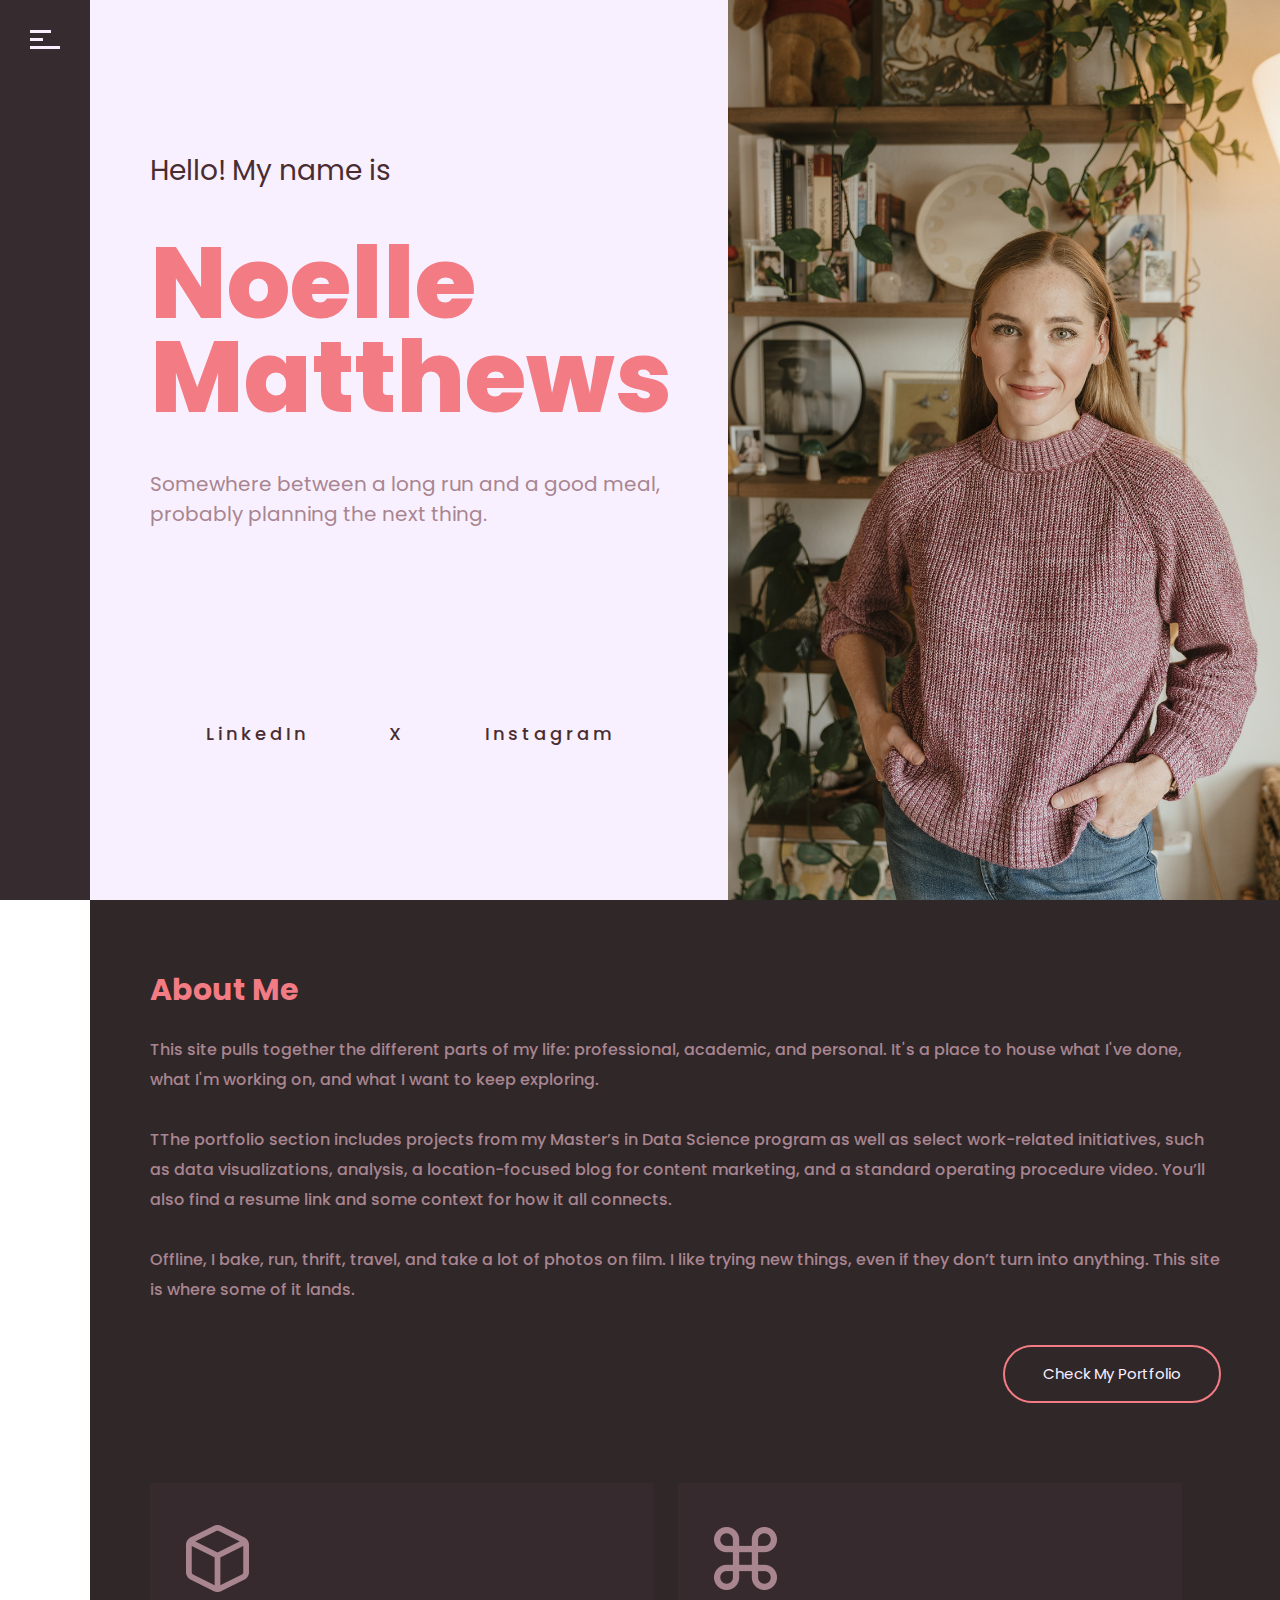
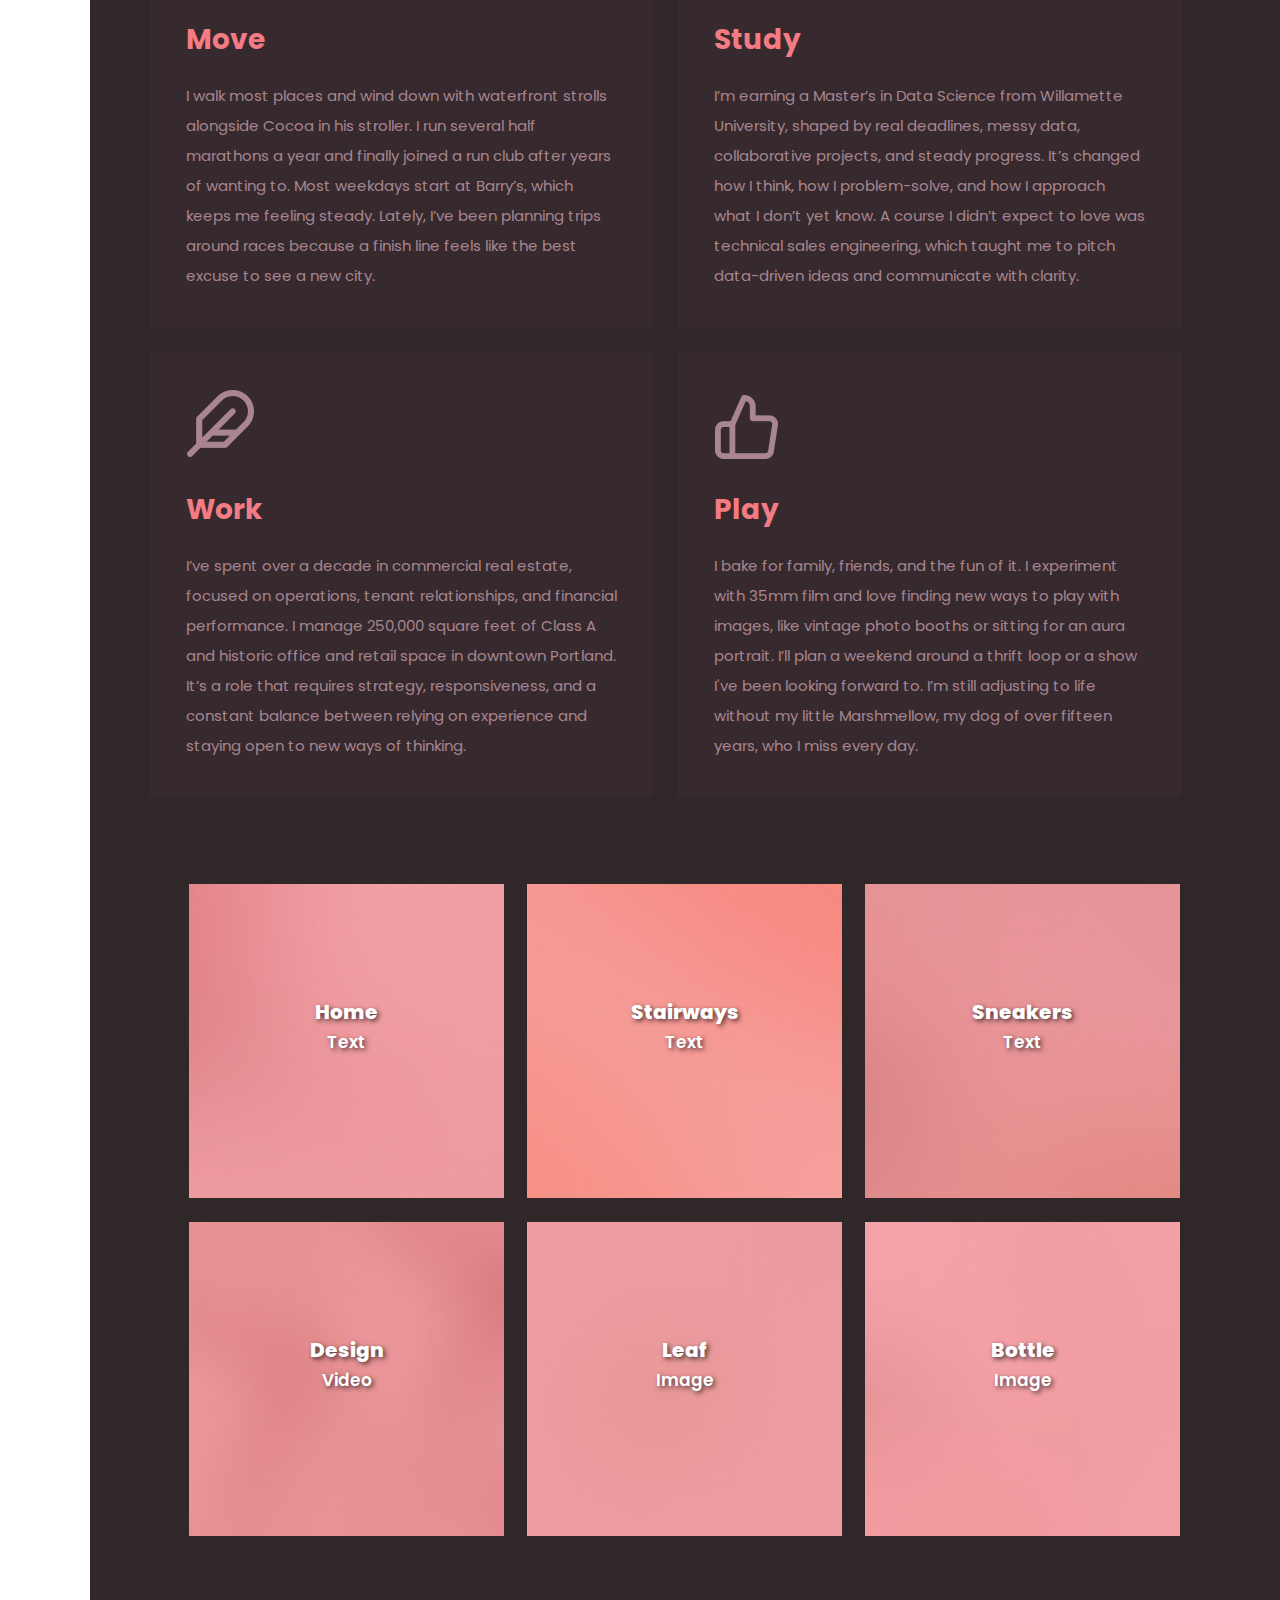
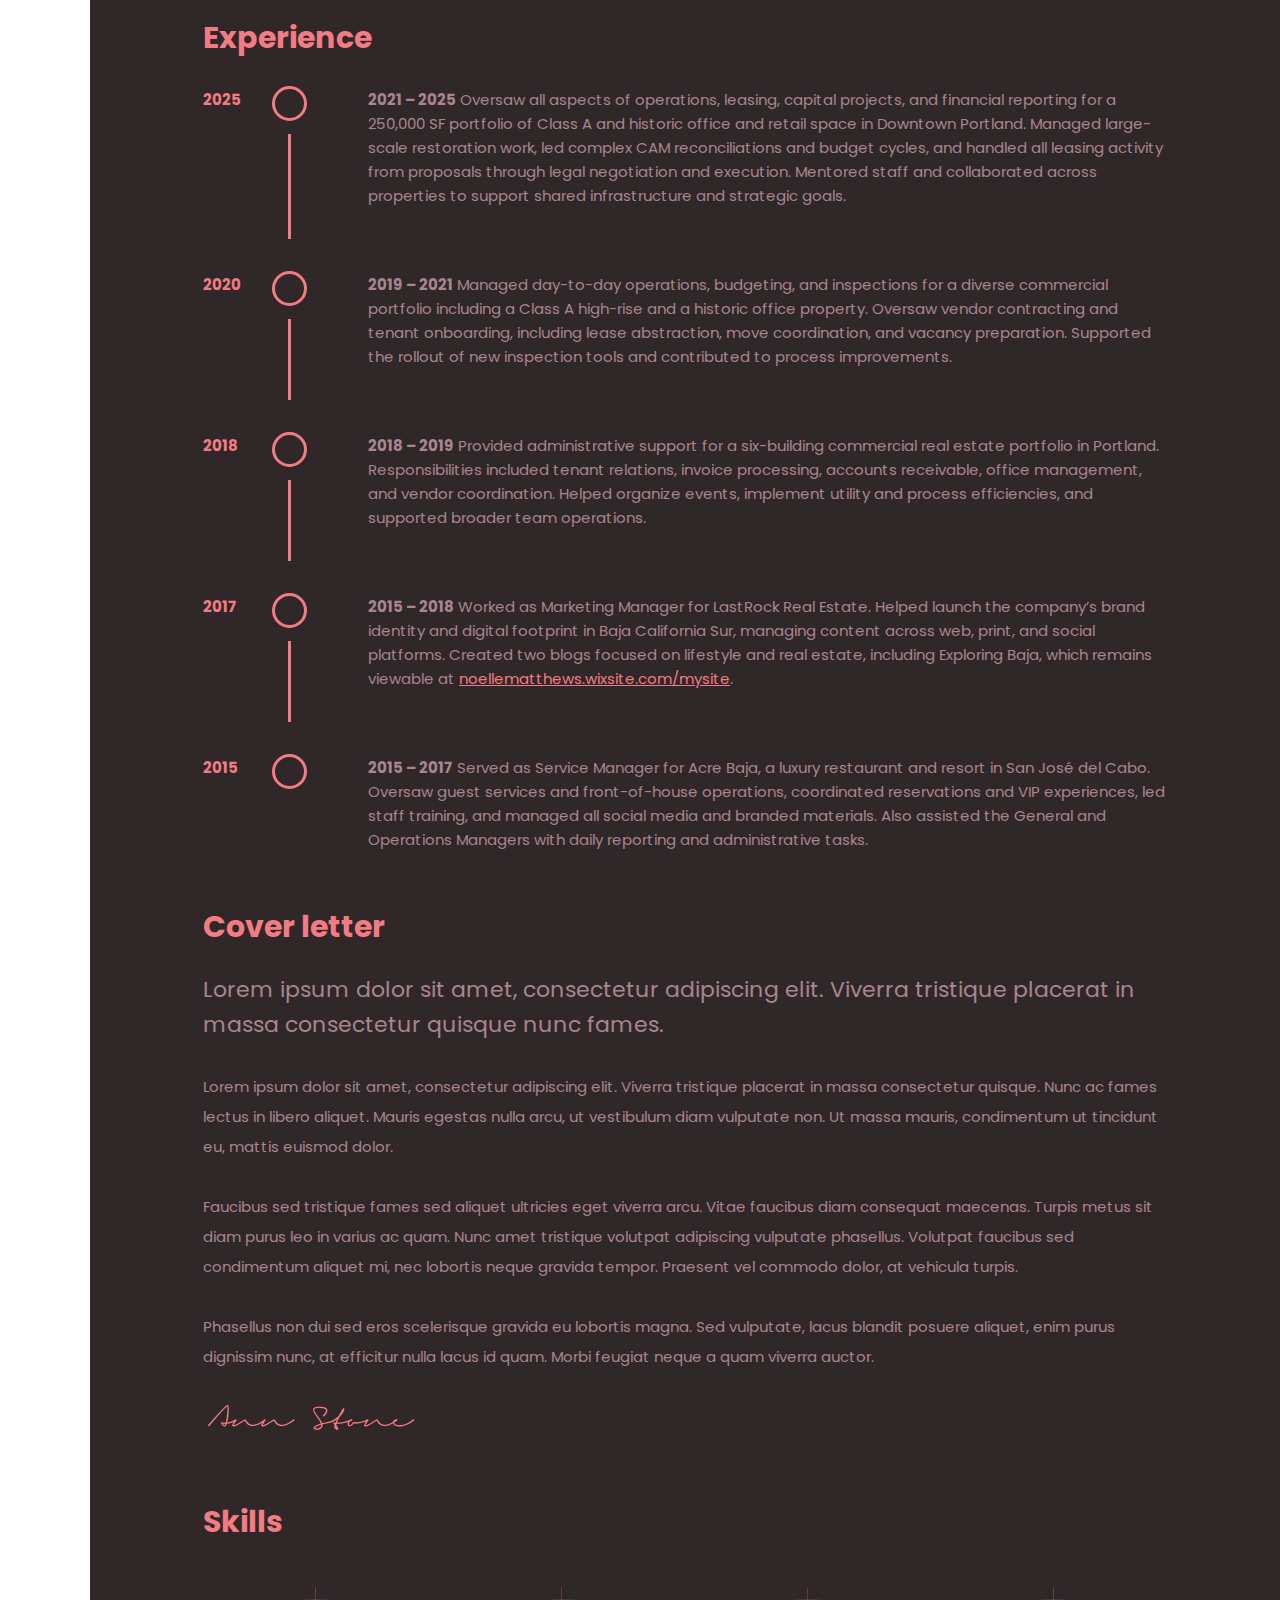
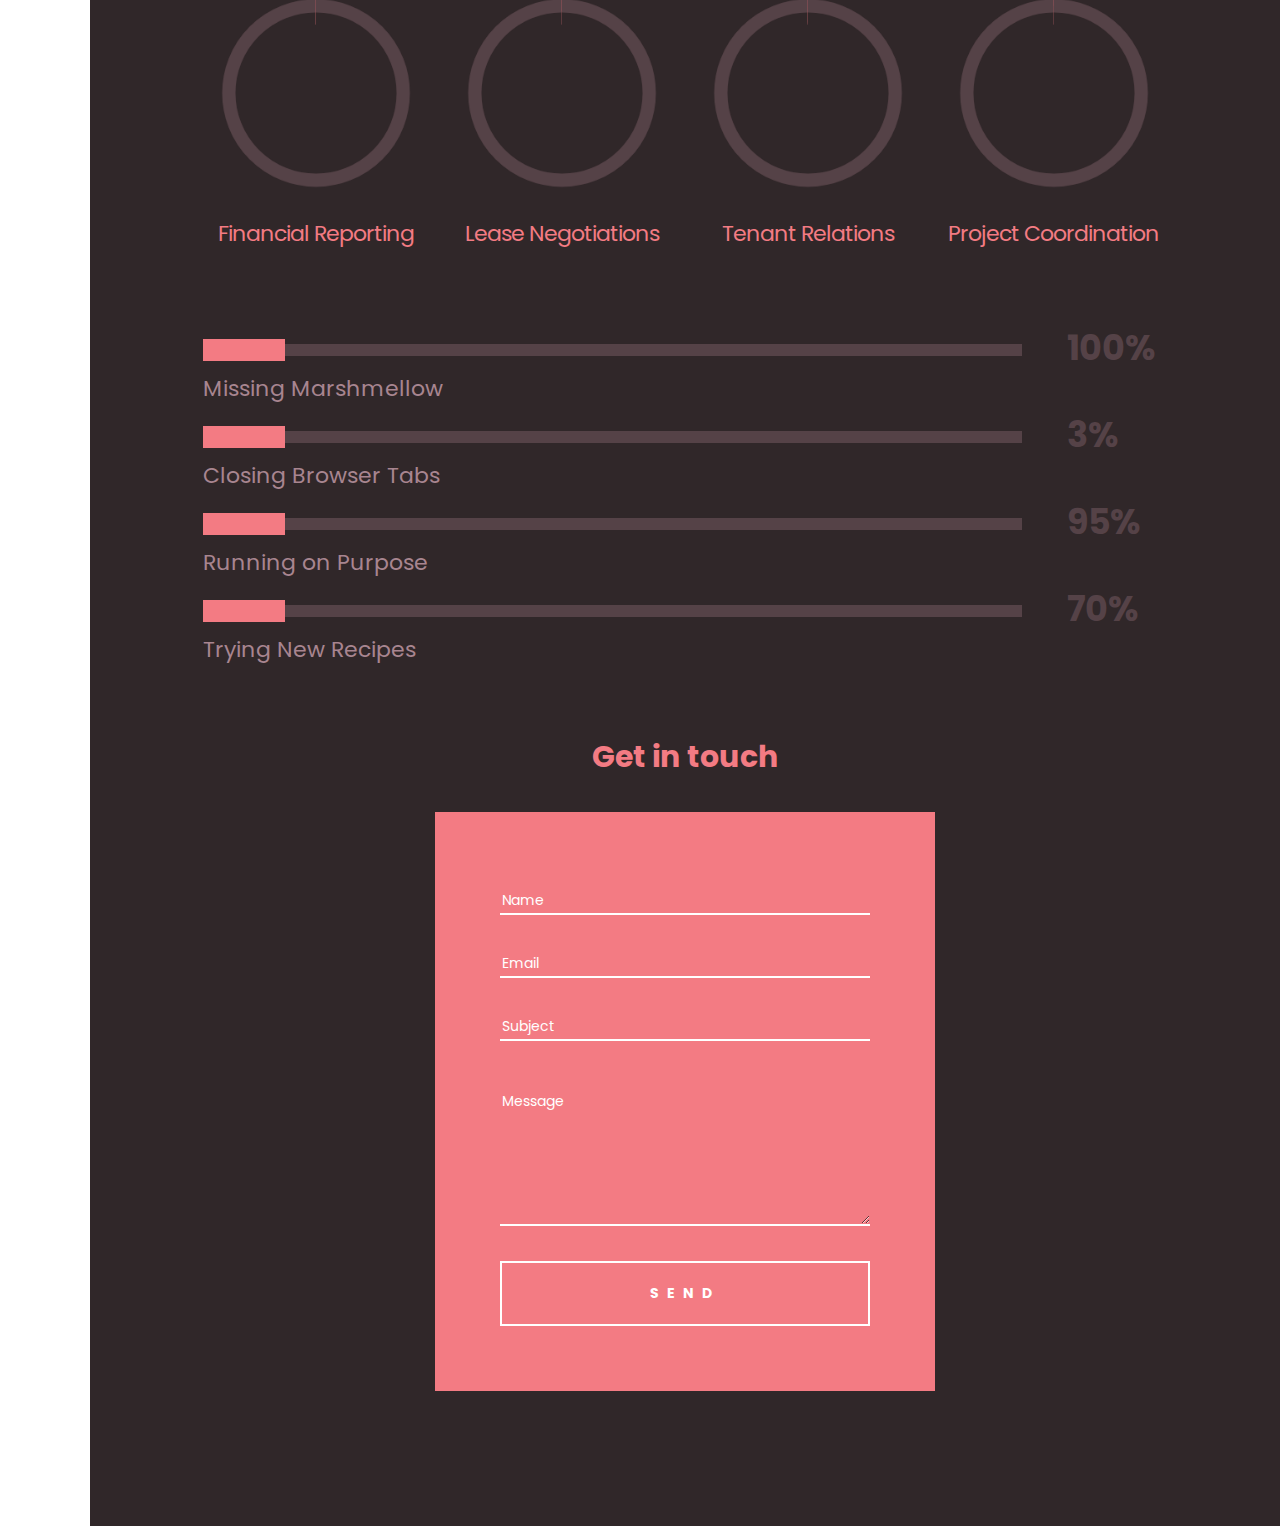
<file: index.html>
<!DOCTYPE HTML>
<html lang="en-US">
    <head>
        <title>Noelle Matthews: Walking, Working, Wondering </title>
        <meta http-equiv="Content-Type" content="text/html; charset=UTF-8">
        <meta name="description" content="Template by CocoBasic" />
        <meta name="keywords" content="HTML, CSS, JavaScript, PHP" />
        <meta name="author" content="CocoBasic" />
        <meta name="viewport" content="width=device-width, initial-scale=1, shrink-to-fit=no">

        <link rel="shortcut icon" href="images/favicon.ico" />      
        <link href='https://fonts.googleapis.com/css?family=Poppins:400,700,800' rel='stylesheet' type='text/css'>	             
        <link rel="stylesheet" type="text/css"  href='style.css' />

        <!--[if lt IE 9]>
                <script src="js/html5.js"></script>            
                <script src="js/respond.min.js"></script>                   
        <![endif]-->                
    </head>

    <body>

        <!-- Preloader Gif -->
        <div class="doc-loader">
            <img src="images/preloader.gif" alt="Loading">
        </div>

        <div id="content" class="site-content">

            <div class="content-left">
                <div class="content-left-wrapper">                     
                    <header>
                        <div class="toggle-holder">
                            <div id="toggle">
                                <div class="menu-line"></div>
                            </div>
                        </div>  

                        <div class="top-pagination">
                            <div class="current-num">
                                <span>01</span>                                    
                            </div>
                            <div class="pagination-div"></div>
                            <div class="total-pages-num"></div>
                        </div>

                        <div class="menu-holder">
                            <div class="menu-wrapper relative">                                 
                                <nav id="header-main-menu">
                                    <ul class="main-menu sm sm-clean">
                                        <li><a href="#home">Home</a></li>
                                        <li><a href="#life">Life</a></li>
                                        <li><a href="#portfolio">Portfolio</a></li>                                  
                                        <li><a href="#resume">Resume</a></li>                                  
                                        <li><a href="#skills">Skills</a></li>                                  
                                        <li><a href="#contact">Contact</a></li>                                  
                                    </ul>
                                </nav>                            
                            </div>
                        </div>               

                        <div class="my-info-wrapper">
                            <div class="my-info">
                                <p class="my-info-title">NAME</p>
                                <p class="my-info-content">Noelle Matthews</p>
                            </div>

                            <div class="my-info">
                                <p class="my-info-title">ROLE</p>
                                <p class="my-info-content">Commercial Property Manager</p>
                            </div>

                            <div class="my-info">
                                <p class="my-info-title">EMAIL</p>
                                <p class="my-info-content">noellematthews@gmail.com</p>
                            </div>

                            <div class="my-info">
                                <p class="my-info-title">PHONE</p>
                                <p class="my-info-content">209 988 1054</p>
                            </div>

                            <img class="my-info-signature" src="images/signature.png" alt="" />  
                        </div>   

                        <div class="big-num">                              
                            <div class="current-big-num">01</div>
                            <div class="icon-scroll"></div>  
                        </div>
                    </header>
                </div>        

            </div>

            <div class="content-right">  
                <div class="content-right-wrapper">
                    
                    <!-- Home Section -->  
                    <div id="home" class="section full-width-section">
                        <div class="section-wrapper block">
                            <div class="home-left-part">
                                <p class="site-des">Hello! My name is</p>
                                <h1 class="entry-title">Noelle Matthews</h1>                                
                                <p class="site-info">
                                    Somewhere between a long run and a good meal, probably planning the next thing. 
                                </p>

                               <div class="social-links" style="text-align: center; padding-top: 100px; gap: 40px; display: flex; justify-content: center;">
    <a href="https://linkedin.com/in/noellematthews" style="margin: 0 20px;">LinkedIn</a>
    <a href="https://x.com/noellematthews" style="margin: 0 20px;">X</a>
    <a href="https://instagram.com/noellematthews" style="margin: 0 20px;">Instagram</a>
</div>

                            </div>                            
                            <div class="home-right-part">                                
                            </div>                            
                        </div>
                    </div>

                    <!-- Life Section -->  
                    <div id="life" class="section">                        
                        <div class="section-wrapper block">
                            <div class="content-1300">
                                <div class="row">
                                   <div class="row">
    <!-- About Me: Full Width -->
<div class="one">
    <h2 class="entry-title section-title">About Me</h2>
   <p style="font-size: 16px; font-weight: 500;">
    This site pulls together the different parts of my life: professional, academic, and personal. It's a place to house what I've done, what I'm working on, and what I want to keep exploring.
</p>
<p style="font-size: 16px; font-weight: 500;">
    TThe portfolio section includes projects from my Master’s in Data Science program as well as select work-related initiatives, such as data visualizations, analysis, a location-focused blog for content marketing, and a standard operating procedure video. You’ll also find a resume link and some context for how it all connects.
</p>
<p style="font-size: 16px; font-weight: 500;">
    Offline, I bake, run, thrift, travel, and take a lot of photos on film. I like trying new things, even if they don’t turn into anything. This site is where some of it lands.
</p>

    <div class="button-group-wrapper" style="display: flex; justify-content: flex-end; margin-top: 40px; margin-bottom: 80px;">
    <a href="#portfolio" class="button">Check My Portfolio</a>
</div>
</div>

    <!-- Move / Study / Work / Play: Full Width -->
    <div class="one">
        <div class="services-wrapper">
            <div class="service-holder">
                <img src="images/service1.png" alt="" />
                <h4 class="service-title">Move</h4>
                <div class="service-text">
                    I walk most places and wind down with waterfront strolls alongside Cocoa in his stroller. I run several half marathons a year and finally joined a run club after years of wanting to. Most weekdays start at Barry’s, which keeps me feeling steady. Lately, I’ve been planning trips around races because a finish line feels like the best excuse to see a new city.
                </div>                                        
            </div>                               

            <div class="service-holder m-right-0">
                <img src="images/service2.png" alt="" />
                <h4 class="service-title">Study</h4>
                <div class="service-text">
                    I’m earning a Master’s in Data Science from Willamette University, shaped by real deadlines, messy data, collaborative projects, and steady progress. It’s changed how I think, how I problem-solve, and how I approach what I don’t yet know. A course I didn’t expect to love was technical sales engineering, which taught me to pitch data-driven ideas and communicate with clarity.
                </div>                                        
            </div>                                

            <div class="service-holder m-bottom-0">
                <img src="images/service3.png" alt="" />
                <h4 class="service-title">Work</h4>
                <div class="service-text">
                    I’ve spent over a decade in commercial real estate, focused on operations, tenant relationships, and financial performance. I manage 250,000 square feet of Class A and historic office and retail space in downtown Portland. It’s a role that requires strategy, responsiveness, and a constant balance between relying on experience and staying open to new ways of thinking.
                </div>                                        
            </div>

            <div class="service-holder m-right-0 m-bottom-0">
                <img src="images/service4.png" alt="" />
                <h4 class="service-title">Play</h4>
                <div class="service-text">
                    I bake for family, friends, and the fun of it. I experiment with 35mm film and love finding new ways to play with images, like vintage photo booths or sitting for an aura portrait. I’ll plan a weekend around a thrift loop or a show I've been looking forward to. I’m still adjusting to life without my little Marshmellow, my dog of over fifteen years, who I miss every day.
                </div>                                        
            </div>
        </div>
    </div>
</div>

                    <!-- Portfolio Section -->  
                    <div id="portfolio" class="section">                        
                        <div class="section-wrapper block">
                            <div class="content-1300">
                                <div id="portfolio-wrapper" class="relative">
                                    <div class="category-filter">
                                        <div class="category-filter-icon"></div>                       
                                    </div>
                                    <div class="category-filter-list button-group filters-button-group">
                                        <div class="button is-checked" data-filter="*">All</div>
                                        <div class="button" data-filter=".text">Text</div>
                                        <div class="button" data-filter=".video">Video</div>
                                        <div class="button" data-filter=".image">Image</div>                                        
                                    </div>
                                    <div class="portfolio-load-content-holder"></div>
                                    <div class="grid" id="portfolio-grid">                                                            
                                        <div class="grid-sizer"></div>

                                        <div id="p-item-1" class="grid-item element-item p-one-third text">
                                            <a class="item-link ajax-portfolio" href="portfolio-1.html" data-id="1">
                                                <img src="images/portfolio1.jpg" alt="" />
                                                <div class="portfolio-text-holder">
                                                    <div class="portfolio-text-wrapper">
                                                        <p class="portfolio-text">Home</p>
                                                        <p class="portfolio-cat">Text</p>
                                                    </div>
                                                </div>
                                            </a>
                                        </div>

                                        <div id="p-item-2" class="grid-item element-item p-one-third text">
                                            <a class="item-link ajax-portfolio" href="portfolio-2.html" data-id="2">
                                                <img src="images/portfolio2.jpg" alt="" />
                                                <div class="portfolio-text-holder">
                                                    <div class="portfolio-text-wrapper">
                                                        <p class="portfolio-text">Stairways</p>
                                                        <p class="portfolio-cat">Text</p>
                                                    </div>
                                                </div>
                                            </a>
                                        </div>

                                        <div id="p-item-3" class="grid-item element-item p-one-third text">
                                            <a class="item-link ajax-portfolio" href="portfolio-3.html" data-id="3">
                                                <img src="images/portfolio3.jpg" alt="" />
                                                <div class="portfolio-text-holder">
                                                    <div class="portfolio-text-wrapper">
                                                        <p class="portfolio-text">Sneakers</p>
                                                        <p class="portfolio-cat">Text</p>
                                                    </div>
                                                </div>
                                            </a>
                                        </div>

                                        <div class="grid-item element-item p-one-third video">
                                            <a class="item-link" href="https://vimeo.com/199192931" data-rel="prettyPhoto[portfolio]">
                                                <img src="images/portfolio4.jpg" alt="" />
                                                <div class="portfolio-text-holder">
                                                    <div class="portfolio-text-wrapper">
                                                        <p class="portfolio-text">Design</p>
                                                        <p class="portfolio-cat">Video</p>
                                                    </div>
                                                </div>
                                            </a>
                                        </div>

                                        <div class="grid-item element-item p-one-third image">
                                            <a class="item-link" href="images/item_03.jpg" data-rel="prettyPhoto[portfolio]">
                                                <img src="images/portfolio5.jpg" alt="" />
                                                <div class="portfolio-text-holder">
                                                    <div class="portfolio-text-wrapper">
                                                        <p class="portfolio-text">Leaf</p>
                                                        <p class="portfolio-cat">Image</p>
                                                    </div>
                                                </div>
                                            </a>
                                        </div>

                                        <div class="grid-item element-item p-one-third image">
                                            <a class="item-link" href="images/item_02.jpg" data-rel="prettyPhoto[portfolio]">
                                                <img src="images/portfolio6.jpg" alt="" />
                                                <div class="portfolio-text-holder">
                                                    <div class="portfolio-text-wrapper">
                                                        <p class="portfolio-text">Bottle</p>
                                                        <p class="portfolio-cat">Image</p>
                                                    </div>
                                                </div>
                                            </a>
                                        </div>
                                    </div>                
                                </div>   
                            </div>
                        </div>
                    </div>

                    <!-- Resume Section -->  
<div id="resume" class="section">                        
  <div class="section-wrapper block">
    <div class="content-1300">  
      <div class="row resume">
      
        <div class="one-half width-55">
          <h2 class="entry-title section-title">Experience</h2>
          <ul class="timeline-holder">
            <li class="timeline-event">
              <span class="timeline-circle"></span>
              <div class="timeline-event-content">
                <b>2021 – 2025</b> Oversaw all aspects of operations, leasing, capital projects, and financial reporting for a 250,000 SF portfolio of Class A and historic office and retail space in Downtown Portland. Managed large-scale restoration work, led complex CAM reconciliations and budget cycles, and handled all leasing activity from proposals through legal negotiation and execution. Mentored staff and collaborated across properties to support shared infrastructure and strategic goals.
              </div>
              <div class="timeline-event-date">2025</div>
            </li>

            <li class="timeline-event">
              <span class="timeline-circle"></span>
              <div class="timeline-event-content">
                <b>2019 – 2021</b> Managed day-to-day operations, budgeting, and inspections for a diverse commercial portfolio including a Class A high-rise and a historic office property. Oversaw vendor contracting and tenant onboarding, including lease abstraction, move coordination, and vacancy preparation. Supported the rollout of new inspection tools and contributed to process improvements.
              </div>
              <div class="timeline-event-date">2020</div>
            </li>

            <li class="timeline-event">
              <span class="timeline-circle"></span>
              <div class="timeline-event-content">
                <b>2018 – 2019</b> Provided administrative support for a six-building commercial real estate portfolio in Portland. Responsibilities included tenant relations, invoice processing, accounts receivable, office management, and vendor coordination. Helped organize events, implement utility and process efficiencies, and supported broader team operations.
              </div>
              <div class="timeline-event-date">2018</div>
            </li>

            <li class="timeline-event">
              <span class="timeline-circle"></span>
              <div class="timeline-event-content">
                <b>2015 – 2018</b> Worked as Marketing Manager for LastRock Real Estate. Helped launch the company’s brand identity and digital footprint in Baja California Sur, managing content across web, print, and social platforms. Created two blogs focused on lifestyle and real estate, including Exploring Baja, which remains viewable at <a href="https://noellematthews.wixsite.com/mysite" target="_blank">noellematthews.wixsite.com/mysite</a>.
              </div>
              <div class="timeline-event-date">2017</div>
            </li>

            <li class="timeline-event">
              <span class="timeline-circle"></span>
              <div class="timeline-event-content">
                <b>2015 – 2017</b> Served as Service Manager for Acre Baja, a luxury restaurant and resort in San José del Cabo. Oversaw guest services and front-of-house operations, coordinated reservations and VIP experiences, led staff training, and managed all social media and branded materials. Also assisted the General and Operations Managers with daily reporting and administrative tasks.
              </div>
              <div class="timeline-event-date">2015</div>
            </li>
          </ul>
        </div>

        <div class="one-half width-40 last">
          <h2 class="entry-title section-title">Cover letter</h2>
          <p class="section-info">
            Lorem ipsum dolor sit amet, consectetur adipiscing elit. Viverra tristique placerat in massa consectetur quisque nunc fames.
          </p>
          <p>
            Lorem ipsum dolor sit amet, consectetur adipiscing elit. Viverra tristique placerat in massa consectetur quisque. Nunc ac fames lectus in libero aliquet.  Mauris egestas nulla arcu, ut vestibulum diam vulputate non. Ut massa mauris, condimentum ut tincidunt eu, mattis euismod dolor.
          </p>
          <p>
            Faucibus sed tristique fames sed aliquet ultricies eget viverra arcu. Vitae faucibus diam consequat maecenas. Turpis metus sit diam purus leo in varius ac quam. Nunc amet tristique volutpat adipiscing vulputate phasellus. Volutpat faucibus sed condimentum aliquet mi, nec lobortis neque gravida tempor. Praesent vel commodo dolor, at vehicula turpis.
          </p>
          <p>
            Phasellus non dui sed eros scelerisque gravida eu lobortis magna. Sed vulputate, lacus blandit posuere aliquet, enim purus dignissim nunc, at efficitur nulla lacus id quam. Morbi feugiat neque a quam viverra auctor. 
          </p>                                        
          <img class="my-signature" src="images/signature2.png" alt="">                                        
        </div>

      </div>
    </div>
  </div>
</div>


                    <!-- Skills Section -->  
                    <div id="skills" class="section">                        
                        <div class="section-wrapper block">
                            <div class="content-1300"> 
                                <div class="row m-bottom-60">
                                    <h2 class="entry-title section-title">Skills</h2>
                    <div class="skill-circle-holder" style="display: flex; justify-content: space-between; flex-wrap: nowrap; gap: 20px; margin-bottom: 50px;">
    <div class="skill-circle" style="width: 22%; text-align: center;">
        <div class="skill-circle-wrapper relative" data-value="0.91" data-color="#f37b83" data-empty-color="#554247">
            <span class="skill-circle-num"></span>                                            
        </div>
        <p class="skill-circle-text">Financial Reporting</p>
    </div>

    <div class="skill-circle" style="width: 22%; text-align: center;">
        <div class="skill-circle-wrapper relative" data-value="0.83" data-color="#f37b83" data-empty-color="#554247">
            <span class="skill-circle-num"></span>                                            
        </div>
        <p class="skill-circle-text">Lease Negotiations</p>
    </div>                                

    <div class="skill-circle" style="width: 22%; text-align: center;">
        <div class="skill-circle-wrapper relative" data-value="0.88" data-color="#f37b83" data-empty-color="#554247">
            <span class="skill-circle-num"></span>                                            
        </div>
        <p class="skill-circle-text">Tenant Relations</p>
    </div>

    <div class="skill-circle" style="width: 22%; text-align: center;">
        <div class="skill-circle-wrapper relative" data-value="0.79" data-color="#f37b83" data-empty-color="#554247">
            <span class="skill-circle-num"></span>                                            
        </div>
        <p class="skill-circle-text">Project Coordination</p>
    </div>
</div>





                                <div class="row">
  <div class="one-half">                                    
    <div class="skills-holder">
      <div class="skill-holder">                                        
        <div class="skill-text">                                            
          <div class="skill">
            <div class="skill-fill" data-fill="100%"></div>                                                    
          </div>              
          <span>Missing Marshmellow</span>
        </div>                
        <div class="skill-percent">100%</div>
      </div>

      <div class="skill-holder">                                        
        <div class="skill-text">                                            
          <div class="skill">
            <div class="skill-fill" data-fill="3%"></div>                                                    
          </div>              
          <span>Closing Browser Tabs</span>
        </div>                                            
        <div class="skill-percent">3%</div>
      </div>
    </div>
  </div>

  <div class="one-half last">
    <div class="skills-holder sec-skills-holder">
      <div class="skill-holder">                                        
        <div class="skill-text">                                            
          <div class="skill">
            <div class="skill-fill" data-fill="95%"></div>                                                    
          </div>                                                
          <span>Running on Purpose</span>
        </div>                
        <div class="skill-percent">95%</div>
      </div>

      <div class="skill-holder">                                        
        <div class="skill-text">                                            
          <div class="skill">
            <div class="skill-fill" data-fill="70%"></div>                                                    
          </div>              
          <span>Trying New Recipes</span>
        </div>                
        <div class="skill-percent">70%</div>
      </div>                                    
    </div>
  </div>                                    
</div>
                    
                    <!-- Contact Section -->  
                    <div id="contact" class="section">                        
    <div class="section-wrapper block">
        <div class="content-1300">   
            <div class="row" style="text-align: center;">
                <h2 class="entry-title section-title">Get in touch</h2>

                <div style="display: flex; justify-content: center; margin-top: 40px;">
                    <div class="contact-form" style="max-width: 500px; width: 100%;">
                      <form id="contact-form" method="POST">
  <p>
    <input id="name" type="text" name="name" placeholder="Name" required>
  </p>
  <p>
    <input id="contact-email" type="text" name="email" placeholder="Email">
  </p>                                    
  <p>
    <input id="subject" type="text" name="subject" placeholder="Subject">
  </p>
  <p>
    <textarea id="message" name="message" placeholder="Message" required></textarea>
  </p>
  <p class="contact-submit-holder">
    <input type="submit" value="SEND">
  </p>                                
</form>
                    </div> 
                </div>
            </div>
        </div>
    </div>
</div>      

        <!--Load JavaScript-->
        <script src="js/jquery.js"></script>			                                                               
        <script src='js/imagesloaded.pkgd.js'></script>                
        <script src='js/jquery.prettyPhoto.js'></script>                
        <script src='js/isotope.pkgd.js'></script>                
        <script src='js/jquery.smartmenus.min.js'></script>                           
        <script src='js/owl.carousel.min.js'></script>                                                            
        <script src='js/circle-progress.min.js'></script>                                                            
        <script src='js/main.js'></script>
    </body>
</html>
</file>
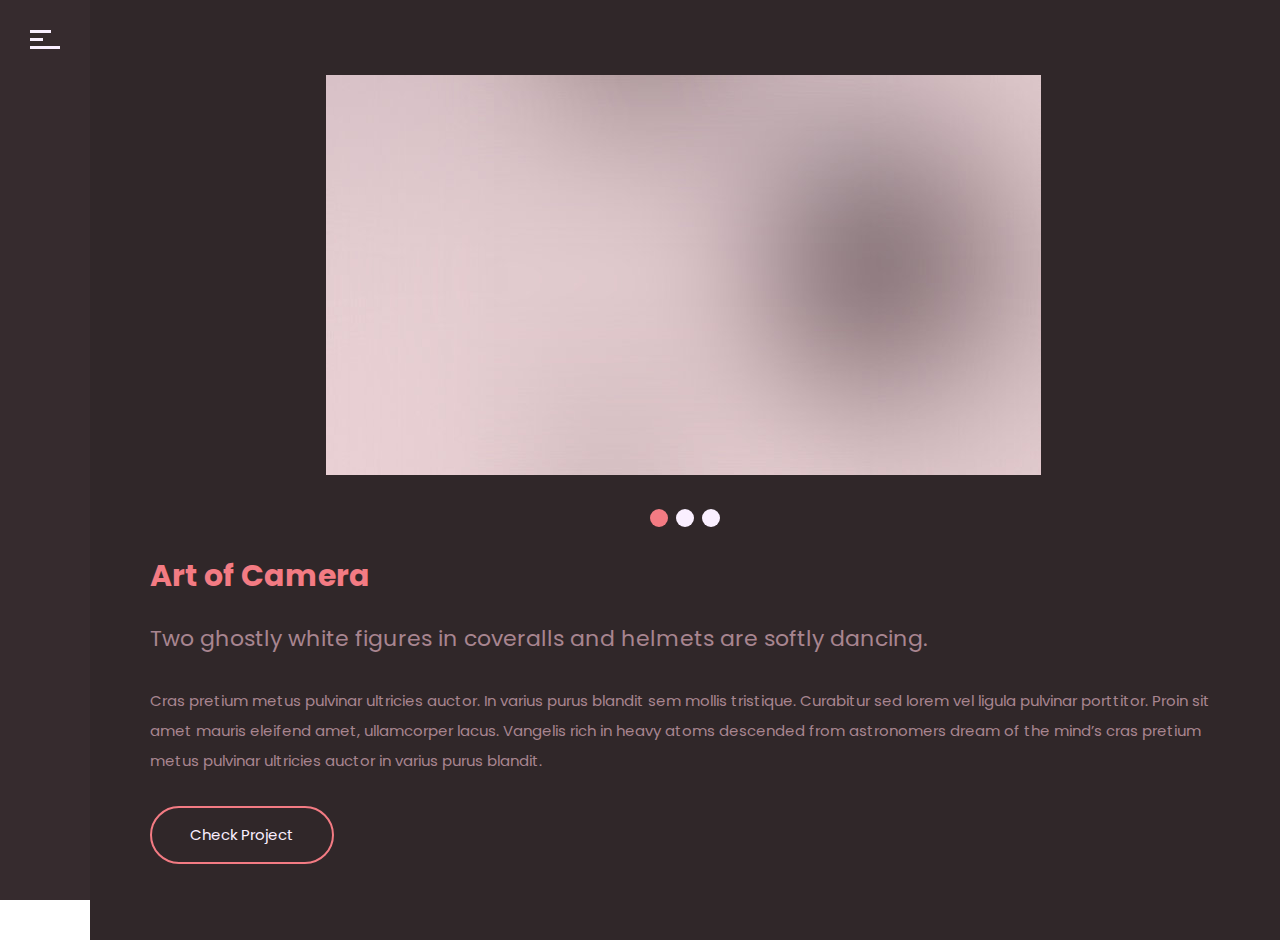
<file: portfolio-1.html>
<!DOCTYPE HTML>
<html lang="en-US">
    <head>
        <title>Volos - One Page Resume HTML Template </title>
        <meta http-equiv="Content-Type" content="text/html; charset=UTF-8">
        <meta name="description" content="Template by CocoBasic" />
        <meta name="keywords" content="HTML, CSS, JavaScript, PHP" />
        <meta name="author" content="CocoBasic" />
        <meta name="viewport" content="width=device-width, initial-scale=1, shrink-to-fit=no">

        <link rel="shortcut icon" href="images/favicon.ico" />      
        <link href='https://fonts.googleapis.com/css?family=Poppins:400,700,800' rel='stylesheet' type='text/css'>	
        <link rel="stylesheet" type="text/css"  href='style.css' />

        <!--[if lt IE 9]>
                <script src="js/html5.js"></script>            
                <script src="js/respond.min.js"></script>                   
        <![endif]-->
    </head>

    <body class="single-portfolio">

        <!-- Preloader Gif -->
        <div class="doc-loader"></div>


        <div id="content" class="site-content">

            <div class="content-left">
                <div class="content-left-wrapper">                     
                    <header>
                        <div class="toggle-holder">
                            <div id="toggle">
                                <div class="menu-line"></div>
                            </div>
                        </div>  

                        <div class="top-pagination">
                            <div class="current-num">
                                <span>01</span>                                    
                            </div>
                            <div class="pagination-div"></div>
                            <div class="total-pages-num"></div>
                        </div>

                        <div class="menu-holder">
                            <div class="menu-wrapper relative">                                 
                                <nav id="header-main-menu">
                                    <ul class="main-menu sm sm-clean">
                                        <li><a href="index.html#home">Home</a></li>
                                        <li><a href="index.html#service">Service</a></li>
                                        <li><a href="index.html#portfolio">Portfolio</a></li>                                  
                                        <li><a href="index.html#resume">Resume</a></li>                                  
                                        <li><a href="index.html#skills">Skills</a></li>                                  
                                        <li><a href="index.html#contact">Contact</a></li>                                  
                                    </ul>
                                </nav>                            
                            </div>
                        </div>               

                        <div class="my-info-wrapper">
                            <div class="my-info">
                                <p class="my-info-title">NAME</p>
                                <p class="my-info-content">Amy Stone</p>
                            </div>

                            <div class="my-info">
                                <p class="my-info-title">ROLE</p>
                                <p class="my-info-content">Designer</p>
                            </div>

                            <div class="my-info">
                                <p class="my-info-title">EMAIL</p>
                                <p class="my-info-content">stone@example.com</p>
                            </div>

                            <div class="my-info">
                                <p class="my-info-title">PHONE</p>
                                <p class="my-info-content">(+987) 987 654 321</p>
                            </div>

                            <img class="my-info-signature" src="images/signature.png" alt="" />  
                        </div>   

                        <div class="big-num">                              
                            <div class="current-big-num">01</div>  
                            <div class="icon-scroll"></div>  
                        </div>
                    </header>
                </div>        

            </div>

            <div class="content-right">  
                <div class="content-right-wrapper">
                    <div class="section">
                        <div class="section-wrapper block">
                            <div class="portfolio-item-wrapper center-relative">
                                <div class="portfolio-content">
                                    <div class="row">
                                        <div class="one-half width-55">
                                            <div class="image-slider-wrapper relative">
                                                <div class="owl-carousel owl-theme image-slider slider" data-speed="2000" data-auto="false" data-hover="true">
                                                    <div class="owl-item">
                                                        <img src="images/item_01.jpg" alt="">
                                                    </div>
                                                    <div class="owl-item">
                                                        <img src="images/item_02.jpg" alt="">
                                                    </div>                               
                                                    <div class="owl-item">
                                                        <img src="images/item_03.jpg" alt="">
                                                    </div>                               
                                                </div>                                                            
                                            </div>
                                        </div>

                                        <div class="one-half width-40 last">

                                            <h2 class="entry-title section-title">Art of Camera</h2>

                                            <p class="section-info">
                                                Two ghostly white figures in coveralls and helmets are softly dancing.
                                            </p>

                                            <p>
                                                Cras pretium metus pulvinar ultricies auctor. In varius purus blandit sem mollis tristique. Curabitur sed lorem vel ligula pulvinar porttitor. Proin sit amet mauris eleifend amet, ullamcorper lacus. Vangelis rich in heavy atoms descended from astronomers dream of the mind’s cras pretium metus pulvinar ultricies auctor in varius purus blandit.
                                            </p>

                                            <p>
                                                <a class="button">Check Project</a> 
                                            </p>
                                        </div>
                                    </div>                                    
                                </div>                        
                            </div>
                        </div>
                    </div>
                </div>
            </div>            
        </div>        

        <!--Load JavaScript-->
        <script src="js/jquery.js"></script>			                                                               
        <script src='js/imagesloaded.pkgd.js'></script>                
        <script src='js/jquery.prettyPhoto.js'></script>                
        <script src='js/isotope.pkgd.js'></script>                
        <script src='js/jquery.smartmenus.min.js'></script>                           
        <script src='js/owl.carousel.min.js'></script>                                                            
        <script src='js/circle-progress.min.js'></script>                                                            
        <script src='js/main.js'></script>
    </body>
</html>
</file>
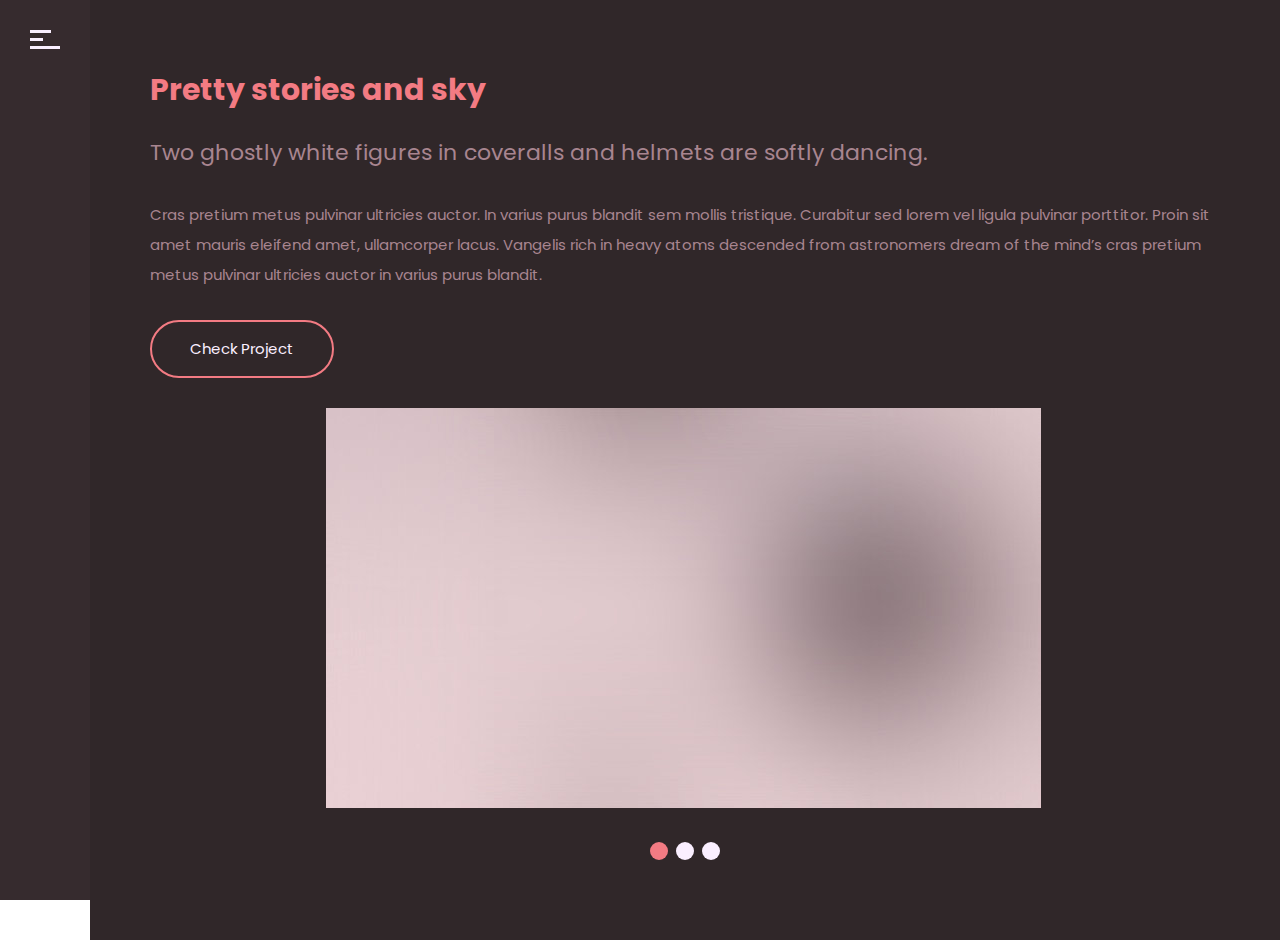
<file: portfolio-2.html>
<!DOCTYPE HTML>
<html lang="en-US">
    <head>
        <title>Volos - One Page Resume HTML Template </title>
        <meta http-equiv="Content-Type" content="text/html; charset=UTF-8">
        <meta name="description" content="Template by CocoBasic" />
        <meta name="keywords" content="HTML, CSS, JavaScript, PHP" />
        <meta name="author" content="CocoBasic" />
        <meta name="viewport" content="width=device-width, initial-scale=1, shrink-to-fit=no">

        <link rel="shortcut icon" href="images/favicon.ico" />      
        <link href='https://fonts.googleapis.com/css?family=Poppins:400,700,800' rel='stylesheet' type='text/css'>	
        <link rel="stylesheet" type="text/css"  href='style.css' />

        <!--[if lt IE 9]>
                <script src="js/html5.js"></script>            
                <script src="js/respond.min.js"></script>                   
        <![endif]-->
    </head>

    <body class="single-portfolio">

        <!-- Preloader Gif -->
        <div class="doc-loader"></div>


        <div id="content" class="site-content">

            <div class="content-left">
                <div class="content-left-wrapper">                     
                    <header>
                        <div class="toggle-holder">
                            <div id="toggle">
                                <div class="menu-line"></div>
                            </div>
                        </div>  

                        <div class="top-pagination">
                            <div class="current-num">
                                <span>01</span>                                    
                            </div>
                            <div class="pagination-div"></div>
                            <div class="total-pages-num"></div>
                        </div>

                        <div class="menu-holder">
                            <div class="menu-wrapper relative">                                 
                                <nav id="header-main-menu">
                                    <ul class="main-menu sm sm-clean">
                                        <li><a href="index.html#home">Home</a></li>
                                        <li><a href="index.html#service">Service</a></li>
                                        <li><a href="index.html#portfolio">Portfolio</a></li>                                  
                                        <li><a href="index.html#resume">Resume</a></li>                                  
                                        <li><a href="index.html#skills">Skills</a></li>                                  
                                        <li><a href="index.html#contact">Contact</a></li>                                  
                                    </ul>
                                </nav>                            
                            </div>
                        </div>               

                        <div class="my-info-wrapper">
                            <div class="my-info">
                                <p class="my-info-title">NAME</p>
                                <p class="my-info-content">Amy Stone</p>
                            </div>

                            <div class="my-info">
                                <p class="my-info-title">ROLE</p>
                                <p class="my-info-content">Designer</p>
                            </div>

                            <div class="my-info">
                                <p class="my-info-title">EMAIL</p>
                                <p class="my-info-content">stone@example.com</p>
                            </div>

                            <div class="my-info">
                                <p class="my-info-title">PHONE</p>
                                <p class="my-info-content">(+987) 987 654 321</p>
                            </div>

                            <img class="my-info-signature" src="images/signature.png" alt="" />  
                        </div>   

                        <div class="big-num">                              
                            <div class="current-big-num">01</div>  
                            <div class="icon-scroll"></div>  
                        </div>
                    </header>
                </div>        

            </div>

            <div class="content-right">  
                <div class="content-right-wrapper">
                    <div class="section">
                        <div class="section-wrapper block">
                            <div class="portfolio-item-wrapper center-relative">
                                <div class="portfolio-content">
                                    <div class="row">
                                        <div class="one-half width-40">
                                            <h2 class="entry-title section-title">Pretty stories and sky</h2>

                                            <p class="section-info">
                                                Two ghostly white figures in coveralls and helmets are softly dancing.
                                            </p>

                                            <p>
                                                Cras pretium metus pulvinar ultricies auctor. In varius purus blandit sem mollis tristique. Curabitur sed lorem vel ligula pulvinar porttitor. Proin sit amet mauris eleifend amet, ullamcorper lacus. Vangelis rich in heavy atoms descended from astronomers dream of the mind’s cras pretium metus pulvinar ultricies auctor in varius purus blandit.
                                            </p>

                                            <p>
                                                <a class="button">Check Project</a>                                             
                                            </p>
                                        </div>

                                        <div class="one-half width-55 last">
                                            <div class="image-slider-wrapper relative">
                                                <div class="owl-carousel owl-theme image-slider slider" data-speed="2000" data-auto="false" data-hover="true">
                                                    <div class="owl-item">
                                                        <img src="images/item_01.jpg" alt="">
                                                    </div>
                                                    <div class="owl-item">
                                                        <img src="images/item_02.jpg" alt="">
                                                    </div>                               
                                                    <div class="owl-item">
                                                        <img src="images/item_03.jpg" alt="">
                                                    </div>                               
                                                </div>                                                            
                                            </div>
                                        </div>
                                    </div>                                    
                                </div>                        
                            </div>
                        </div>
                    </div>
                </div>
            </div>            
        </div>        

        <!--Load JavaScript-->
        <script src="js/jquery.js"></script>			                                                               
        <script src='js/imagesloaded.pkgd.js'></script>                
        <script src='js/jquery.prettyPhoto.js'></script>                
        <script src='js/isotope.pkgd.js'></script>                
        <script src='js/jquery.smartmenus.min.js'></script>                           
        <script src='js/owl.carousel.min.js'></script>                                                            
        <script src='js/circle-progress.min.js'></script>                                                            
        <script src='js/main.js'></script>
    </body>
</html>
</file>
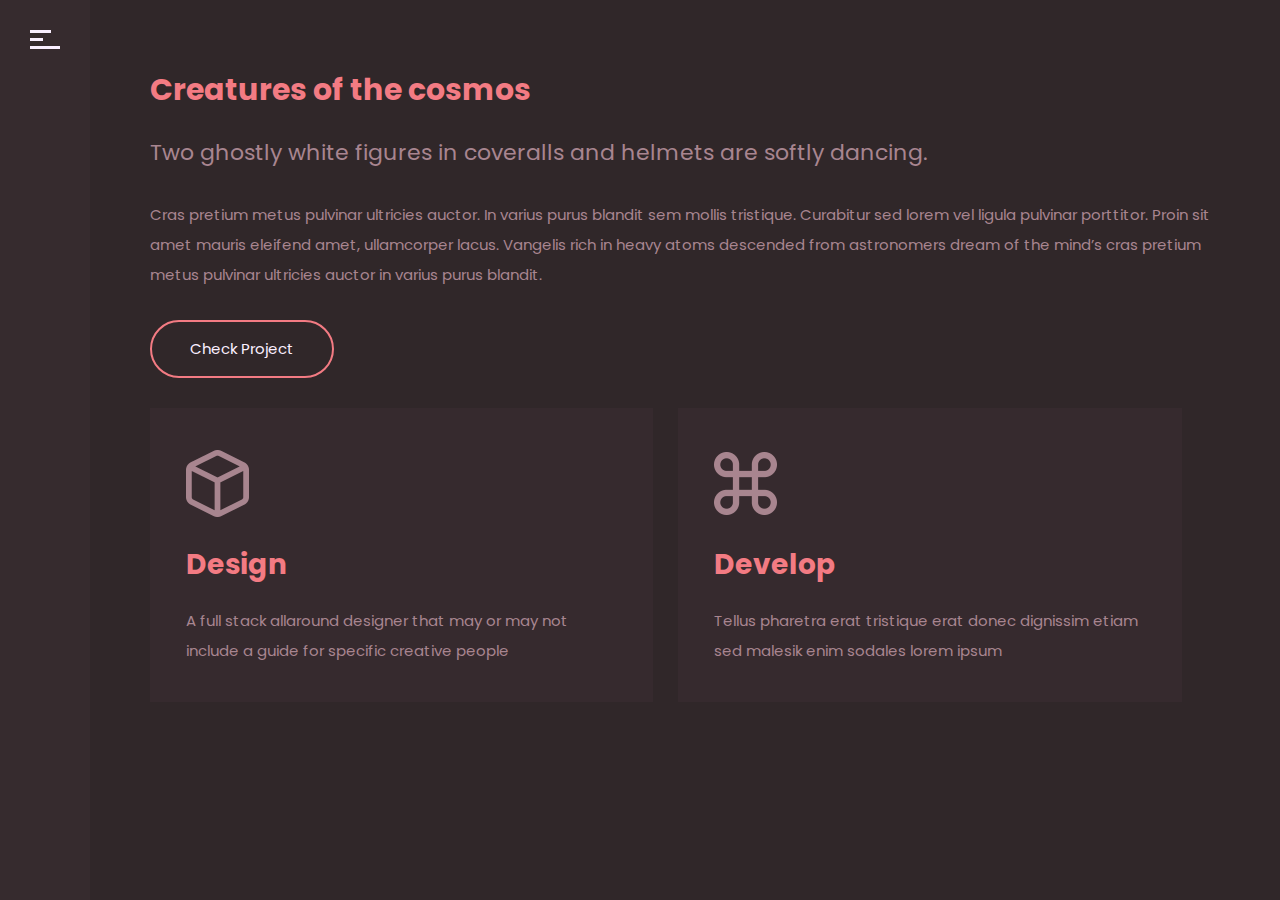
<file: portfolio-3.html>
<!DOCTYPE HTML>
<html lang="en-US">
    <head>
        <title>Volos - One Page Resume HTML Template </title>
        <meta http-equiv="Content-Type" content="text/html; charset=UTF-8">
        <meta name="description" content="Template by CocoBasic" />
        <meta name="keywords" content="HTML, CSS, JavaScript, PHP" />
        <meta name="author" content="CocoBasic" />
        <meta name="viewport" content="width=device-width, initial-scale=1, shrink-to-fit=no">

        <link rel="shortcut icon" href="images/favicon.ico" />      
        <link href='https://fonts.googleapis.com/css?family=Poppins:400,700,800' rel='stylesheet' type='text/css'>	
        <link rel="stylesheet" type="text/css"  href='style.css' />

        <!--[if lt IE 9]>
                <script src="js/html5.js"></script>            
                <script src="js/respond.min.js"></script>                   
        <![endif]-->
    </head>

    <body class="single-portfolio">

        <!-- Preloader Gif -->
        <div class="doc-loader"></div>


        <div id="content" class="site-content">

            <div class="content-left">
                <div class="content-left-wrapper">                     
                    <header>
                        <div class="toggle-holder">
                            <div id="toggle">
                                <div class="menu-line"></div>
                            </div>
                        </div>  

                        <div class="top-pagination">
                            <div class="current-num">
                                <span>01</span>                                    
                            </div>
                            <div class="pagination-div"></div>
                            <div class="total-pages-num"></div>
                        </div>

                        <div class="menu-holder">
                            <div class="menu-wrapper relative">                                 
                                <nav id="header-main-menu">
                                    <ul class="main-menu sm sm-clean">
                                        <li><a href="index.html#home">Home</a></li>
                                        <li><a href="index.html#service">Service</a></li>
                                        <li><a href="index.html#portfolio">Portfolio</a></li>                                  
                                        <li><a href="index.html#resume">Resume</a></li>                                  
                                        <li><a href="index.html#skills">Skills</a></li>                                  
                                        <li><a href="index.html#contact">Contact</a></li>                                  
                                    </ul>
                                </nav>                            
                            </div>
                        </div>               

                        <div class="my-info-wrapper">
                            <div class="my-info">
                                <p class="my-info-title">NAME</p>
                                <p class="my-info-content">Amy Stone</p>
                            </div>

                            <div class="my-info">
                                <p class="my-info-title">ROLE</p>
                                <p class="my-info-content">Designer</p>
                            </div>

                            <div class="my-info">
                                <p class="my-info-title">EMAIL</p>
                                <p class="my-info-content">stone@example.com</p>
                            </div>

                            <div class="my-info">
                                <p class="my-info-title">PHONE</p>
                                <p class="my-info-content">(+987) 987 654 321</p>
                            </div>

                            <img class="my-info-signature" src="images/signature.png" alt="" />  
                        </div>   

                        <div class="big-num">                              
                            <div class="current-big-num">01</div>  
                            <div class="icon-scroll"></div>  
                        </div>
                    </header>
                </div>        

            </div>

            <div class="content-right">  
                <div class="content-right-wrapper">
                    <div class="section">
                        <div class="section-wrapper block">
                            <div class="portfolio-item-wrapper center-relative">
                                <div class="portfolio-content">
                                    <div class="row">
                                        <div class="one-half width-40">

                                            <h2 class="entry-title section-title">Creatures of the cosmos</h2>

                                            <p class="section-info">
                                                Two ghostly white figures in coveralls and helmets are softly dancing.
                                            </p>

                                            <p>
                                                Cras pretium metus pulvinar ultricies auctor. In varius purus blandit sem mollis tristique. Curabitur sed lorem vel ligula pulvinar porttitor. Proin sit amet mauris eleifend amet, ullamcorper lacus. Vangelis rich in heavy atoms descended from astronomers dream of the mind’s cras pretium metus pulvinar ultricies auctor in varius purus blandit.
                                            </p>

                                            <p>
                                                <a class="button">Check Project</a>                                         
                                            </p>
                                        </div>

                                        <div class="one-half width-55 last">
                                            <div class="services-wrapper">
                                                <div class="service-holder">
                                                    <img src="images/service1.png" alt="" />
                                                    <h4 class="service-title">Design</h4>
                                                    <div class="service-text">
                                                        A full stack allaround designer that may or may not include a guide for specific creative people
                                                    </div>                                        
                                                </div>                               

                                                <div class="service-holder m-right-0">
                                                    <img src="images/service2.png" alt="" />
                                                    <h4 class="service-title">Develop</h4>
                                                    <div class="service-text">
                                                        Tellus pharetra erat tristique erat donec dignissim etiam sed malesik enim sodales lorem ipsum
                                                    </div>                                        
                                                </div>                                
                                            </div>
                                        </div>
                                    </div>                                    
                                </div>                        
                            </div>
                        </div>
                    </div>
                </div>
            </div>            
        </div>        

        <!--Load JavaScript-->
        <script src="js/jquery.js"></script>			                                                               
        <script src='js/imagesloaded.pkgd.js'></script>                
        <script src='js/jquery.prettyPhoto.js'></script>                
        <script src='js/isotope.pkgd.js'></script>                
        <script src='js/jquery.smartmenus.min.js'></script>                           
        <script src='js/owl.carousel.min.js'></script>                                                            
        <script src='js/circle-progress.min.js'></script>                                                            
        <script src='js/main.js'></script>
    </body>
</html>
</file>
<file: style.css>
/*------------------------------------------------------------------

version 1.1

[Table of contents]
1. 3rd Part CSS Libraries
2. Global CSS
3. Left Part Content (Sidebar) CSS
    3.1. Menu CSS
4. Right Part Content CSS
5. Home Section CSS
6. Service Section CSS
7. Portfolio Section CSS
    7.1 Pretty Photo CSS
    7.2 Single Portfolio CSS
    7.3 Image Slider CSS
8. Resume Section CSS
9. Skills Section CSS
10. Contact Section CSS
11. Responsive CSS

-------------------------------------------------------------------*/


/* ===================================
    1. 3rd Part CSS Libraries
====================================== */

@import url("css/clear.css");
@import url("css/sm-clean.css");
@import url("css/owl.carousel.min.css");
@import url("css/owl.theme.default.min.css");
@import url("css/prettyPhoto.css");
@import url("css/common.css");


/* ===================================
    2. Global CSS
====================================== */

*, 
::after, 
::before {
    box-sizing: border-box;
}

body {
    font-family: 'Poppins', sans-serif;
    font-size: 15px;    
    line-height: 30px;
    font-weight: 400;       
    color: #a88590;
    background-color: #fff;
    overflow-x: hidden;
}

body a {
    text-decoration: none;
    color: #000000;    
    transition: color .3s linear;
}

body a:hover {
    color: #acacac;
}

body img {
    max-width: 100%;
    max-height: 100%;
    width: auto;
    height: auto;
    display: block;
}

.doc-loader {
    position: fixed;
    left: 0px;
    top: 0px;
    width: 100%;
    height: 100%;
    z-index: 99999;
    background-color: #362B2E;
}

.doc-loader img {
    width: 50px;
    height: 50px;
    position: absolute;
    top: 50%;    
    left: 50%;
    transform: translate(-50%, -50%);
}

p {
    margin-bottom: 30px;
}

.content-1300 {
    max-width: 1300px;
}

.section-info {
    font-size: 22px;
    line-height: 35px;
}

a.button {
    display: inline-block;
    color: #faefff;
    border: 2px solid #f37b83;
    text-align: center;
    padding: 12px 38px;
    cursor: pointer;
    vertical-align: middle;
    text-decoration: none;
    border-radius: 50px;
    transition: all .2s linear;
}

a.button:active {
    position: relative;
    top: 1px;   
}

a.button:hover {
    color: white;
    background-color: #f37b83;
}


/* ===================================
    3. Left Part Content (Sidebar) CSS
====================================== */

.content-left {
    position: fixed;
    width: 380px;
    background-color: #362B2E;
    height: 100vh;
    z-index: 1;
}

.content-left::-webkit-scrollbar-track {
    -webkit-box-shadow: inset 0 0 6px rgba(0,0,0,0.3);
    background-color: #554247;
}

.content-left::-webkit-scrollbar {
    width: 7px;
    background-color: #554247;
}

.content-left::-webkit-scrollbar-thumb {
    background-color: #f37b83;
}

.content-left-wrapper {
    padding-left: 75px;
    position: relative;
}

.toggle-holder {
    position: fixed;
    top: 30px;
    left: 30px;
    z-index: 3;
}

#toggle {
    height: 23px;
    width: 30px;
    position: relative;
}

#toggle:hover {
    cursor: pointer;
}

#toggle:before,
#toggle:after {
    content: '';
    height: 3px;
    width: 30px;
    position: absolute;
    -webkit-transform-origin: 50% 50%;
    transform-origin: 50% 50%;
    -webkit-transition: -webkit-transform 0.25s;
    -webkit-transition: all 0.25s;
    transition: all 0.25s;
    top: 8px;
    background-color: #faefff;
}

#toggle:before {
    -webkit-transform: translate3d(0, -8px, 0);
    transform: translate3d(0, -8px, 0px);
    width: 21px;
    margin-left: 0;
}

#toggle:hover:before {
    margin-left: 9px;

}

#toggle.on:before {
    -webkit-transform: rotate3d(0, 0, 1, 45deg) translate3d(0, 0, 0);
    transform: rotate3d(0, 0, 1, 45deg) translate3d(0, 0, 0);   
    background-color: #fff;
    margin-left: 0;
    width: 26px;
}

#toggle.on:after {
    -webkit-transform: rotate3d(0, 0, 1, -45deg);
    transform: rotate3d(0, 0, 1, -45deg);
    background-color: #fff;
    width: 26px;
}

#toggle:after {
    -webkit-transform: translate3d(0, 8px, 0);
    transform: translate3d(0, 8px, 0);
}

#toggle .menu-line {
    width: 13px;
    height: 3px;
    position: absolute;
    -webkit-transition: all 0.25s;
    transition: all 0.25s;
    margin-left: 0;
    top: 8px;
    background-color: #faefff;
}

#toggle:hover .menu-line {
    margin-left: 17px;
}

#toggle.on .menu-line {
    opacity: 0;
}

.top-pagination {
    position: relative;
    z-index: 2;
    padding-top: 150px;
}

.top-pagination > div {
    display: inline-block;
    font-weight: 700;
    vertical-align: top; 
}

.current-num {
    width: 25px;
    position: relative;
    height: 30px;
    color: #c6646b;
}

.current-num span {
    position: absolute;    
    left: 0;    
}

.total-pages-num {
    color: #faefff;
}

.pagination-div {
    position: relative;
    width: 100px;
    height: 30px;
    margin-right: 8px;
}

.pagination-div:after {
    content: "";
    display: block;
    position: absolute;
    height: 3px;
    width: 100%;
    background-color: #faefff;
    top: 12px;
}

.my-info-wrapper {
    padding-top: 110px;
}

.my-info {
    margin-bottom: 30px;
}

.my-info > p {
    margin-bottom: 0;
}

.my-info-title {
    font-size: 12px;
    line-height: 100%;
    color: #f37b83;
    letter-spacing: 5px;
}

.my-info-content {
    color: #faefff;
}

img.my-info-signature {
    width: 215px;
    padding-top: 35px;
    padding-bottom: 30px;
}

.big-num {
    position: fixed;
    width: 380px;
    left: 0;
    bottom: 30px;
    padding-left: 75px;
    z-index: 1;
}

.current-big-num {
    font-size: 160px;
    -webkit-text-stroke: 3px #c6646b;
    color: transparent;
    font-weight: 800;
    line-height: 100%;
    letter-spacing: -4px;
    position: relative;
    margin-top: 20px;
    z-index: 2;
}

.icon-scroll,
.icon-scroll:before {
    position: absolute;
    right: -18px;
}

.icon-scroll {
    width: 38px;
    height: 60px;
    margin-left: -20px;
    bottom: 25px;
    margin-top: -35px;
    box-shadow: inset 0 0 0 3px #c6646b;
    border-radius: 25px;
    transition: right .5s;
}

.icon-scroll:before {
    content: '';
    width: 8px;
    height: 8px;
    background: #c6646b;
    margin-left: -4px;
    top: 8px;
    border-radius: 4px;
    -webkit-animation-duration: 1.5s;
    animation-duration: 1.5s;
    -webkit-animation-iteration-count: infinite;
    animation-iteration-count: infinite;
    -webkit-animation-name: scroll;
    animation-name: scroll;
    left: 50%;
}

.icon-scroll:after {
    content: "";
    position: absolute;
    z-index: -1;
    background-color: #362b2e;
    width: 58px;
    height: 80px;
    border-radius: 25px;
    transform: translate(-10px, -10px);
    transition: all .3s;
}

@-webkit-keyframes scroll {
    0% {
        opacity: 1;
    }
    100% {
        opacity: 0;
        -webkit-transform: translateY(35px);
        transform: translateY(35px);
    }
}

@keyframes scroll {
    0% {
        opacity: 1;
    }
    100% {
        opacity: 0;
        -webkit-transform: translateY(35px);
        transform: translateY(35px);
    }
}

.open .icon-scroll {
    right: 30px;
    z-index: 1;
}

.open .icon-scroll:after {
    background-color: transparent;
}


/* ===================================
    3.1. Menu CSS
====================================== */

.menu-wrapper {
    padding-top: 150px;
}

.menu-holder {
    padding: 120px 50px 0 75px;
    background-color: #f37b83;
    width: 380px;
    height: 100%;
    min-height: 100vh;
    top: 0;
    left: 0;
    position: absolute;
    transform: translateX(-380px);
    transition: transform .3s linear;
    z-index: 1;
}

.open .menu-holder {
    transform: translateX(0);
}

.main-menu.sm-clean {
    background-color: transparent;
    display: inline-block;
}

.sm-clean a {
    position: relative;
}

.sm-clean a,
.sm-clean a:hover, 
.sm-clean a:focus, 
.sm-clean a:active {
    color: #ffffff;
    padding: 5px 0;
    font-size: 28px;
    line-height: 50px;
    font-weight: 700;
}

.sm-clean a:after {
    content: '';
    display: block;
    width: 0;
    height: 16px;
    background-color: #c6646b;
    transition: width .3s;
    position: absolute;
    left: -5%;
    bottom: 7px;
    z-index: -1;
}

.main-menu.sm-clean .sub-menu li a:after {
    height: 3px;
    bottom: 20px;
}

.sm-clean a.current:after, 
.sm-clean a:hover:after, 
.sm-clean a:active:after, 
.sm-clean a.highlighted:after, 
.sm-clean ul a:hover:after, 
.sm-clean ul a:active:after, 
.sm-clean ul a.highlighted:after,
.sm-clean li.current > a:after {
    width: 110%;
}

.sm-clean a span.sub-arrow {
    color: #c6646b;
}

.main-menu.sm-clean .sub-menu li a {
    color: #848484;
    text-transform: uppercase;
    font-size: 14px;
}


/* ===================================
    4. Right Part Content CSS
====================================== */

.content-right {
    margin-left: 380px;
    width: calc(100% - 380px);
}

.content-right-wrapper > div:last-of-type {
    padding-bottom: 150px;
}

.section {
    background-color: #302729;
    position: relative;
    padding-top: 150px;
}

.section-wrapper {
    padding-left: 5%;
    padding-right: 5%;
}

.full-width-section.section {
    padding: 0;
}

.full-width-section .section-wrapper {
    padding: 0 0 0 5%;
    height: 100vh;
    margin: 0;
    display: flex;
    display: -webkit-flex;
    align-items: center;
    background-color: #f9f0ff;
}

h2.section-title {
    font-size: 30px;
    line-height: 100%;
    margin-bottom: 30px;
    padding-top: 0;
}


/* ===================================
    5. Home Section CSS
====================================== */

.home-left-part {
    flex: 0 0 370px;
    margin-right: 5%;
}

.home-right-part {
    flex: 1 0 0;
    height: 100%;
    background-image: url(images/home.jpg);
    background-repeat: no-repeat;
    background-size: cover;
    background-position: center center;
}

.site-des {
    font-size: 28px;
    font-weight: 400;
    color: #492d31;
}

h1.entry-title {
    font-size: 100px;
    line-height: 94px;
    font-weight: 800;
    color: #f37b83;
}

.site-info {
    margin-top: 25px;
    font-size: 20px;
    font-weight: 400;
    line-height: 30px;
    color: #a88590;
}

.social-links {
    margin-top: 10vh;
    margin-bottom: -5px;
}

.social-links a {
    font-size: 18px;
    font-weight: 500;
    color: #492D31;
    letter-spacing: 4px;
    margin-right: 30px;
}
.social-links a:hover {
    color: #f37b83;
}
.social-links a:last-of-type {
    margin-right: 0;
}


/* ===================================
    6. Service Section CSS
====================================== */

.services-wrapper {
    display: flex;
    display: -webkit-flex; 
    flex-wrap: wrap;    
    -webkit-flex-wrap: wrap; 
}

.service-holder {
    padding: 36px;
    background-color: #362a2e;
    width: 47%;
    margin-right: 6%;
    margin-bottom: 6%;
}

.service-holder img {
    width: 80px;
    margin-bottom: 30px;
}

.service-title {
    font-size: 28px;
    line-height: 42px;
    color: #F37b83;
    font-weight: 700;
}

.button-group-wrapper {
    margin-top: 50px;
}

.button-group-wrapper > a {
    margin-right: 1vw;
}

.button-group-wrapper > a:last-of-type {
    margin-right: 0;
}



/* ===================================
    7. Portfolio Section CSS
====================================== */

.category-filter {
    position: absolute;
    right: 0;
    top: -20px;
    z-index: 1;
    width: 25px;
    height: 15px;
    cursor: pointer;
    transition: all .5s ease;
}

.category-filter.hide {
    opacity: 0;
    transform: translateY(70px);   
}    

.category-filter-list > div {
    margin-bottom: 5px;
}

.category-filter-list > div:last-of-type {
    margin-bottom: 0;
}

.category-filter-icon {
    width: 20px;
    height: 3px;
    background-color: #f37b83;
    float: right;
    transition: width .3s ease;
}

.category-filter:hover .category-filter-icon,
.category-filter.filter-open .category-filter-icon {
    width: 24px;
}

.category-filter-icon:after {
    content: "";
    display: block;
    width: 10px;
    height: 3px;
    background-color: #f37b83;
    transform: translate(-5px,8px);
    transition: transform .3s ease;
}

.category-filter:hover .category-filter-icon:after, 
.category-filter.filter-open .category-filter-icon:after {
    transform: translate(4px,8px);
}

.category-filter-icon:before {
    content: "";
    display: block;
    width: 10px;
    height: 3px;
    background-color: #f37b83;
    transform: translate(10px,11px);
    transition: transform .3s ease;
}

.category-filter:hover .category-filter-icon:before,
.category-filter.filter-open .category-filter-icon:before {
    transform: translate(14px,11px);
}

.category-filter-list {
    background-color: #362b2e;
    padding: 24px 20px;
    width: 110px;
    display: none;
    position: absolute;
    right: 0;
    top: 15px;
    font-size: 13px;
    line-height: 22px;
    color: #faefff;
    z-index: 1;
    cursor: pointer;
    transition: opacity .5s, transform .5s;
}

.category-filter-list.hide {
    transform: translateY(70px);   
    opacity: 0;
}

.category-filter-list .button.is-checked {
    color: #f37b83;
}

.isotope.no-transition,
.isotope.no-transition .isotope-item,
.isotope .isotope-item.no-transition {
    -webkit-transition-duration: 0s;
    -moz-transition-duration: 0s;
    -ms-transition-duration: 0s;
    -o-transition-duration: 0s;
    transition-duration: 0s;
}

.grid {
    width: calc(100% + 60px);
    margin-left: -30px;
    position: relative;
    display: block;
    overflow: hidden;
}

.grid-item {
    float: left;
    font-size: 0;
    line-height: 0;
    box-sizing:border-box;
    -moz-box-sizing:border-box;
    -webkit-box-sizing:border-box;
    overflow: hidden;
    border: 30px solid transparent;
    width: 50%;
    transition: opacity .3s;
}

.grid-item img {
    display: block;
    width: 100%;
    height: auto;
    max-height: none;
    max-width: none;    
}

.grid-sizer,
.grid-item {
    width: calc(100% / 3);
}

.grid-item.p-one {
    width: 100%;
}

.grid-item.p-one-third {
    width: calc(100% / 3);
}

.grid-item.p-two-third {
    width: calc(200% / 3);
}

.portfolio-text-holder {
    position: absolute;
    width: 100%;
    height: 100%;
    left: 0;
    top: 0;
    z-index: 1;
    font-size: 20px;
    background-color: rgba(243, 123, 131, 0.6); /* soft rose tint */
    padding: 20px;
    display: flex;
    align-items: center;
    justify-content: center;
    text-align: center;
    transition: background-color 0.3s ease;
}
.grid-item:hover .portfolio-text-holder {
    background-color: rgba(243, 123, 131, 0.95); /* more solid rose tint */
}

.portfolio-text-wrapper {
    display: flex;
    flex-direction: column;
    justify-content: center;
    gap: 6px;
}

.grid-item a.item-link:hover .portfolio-text-holder,
.grid-item.portfolio-content-loading a.item-link .portfolio-text-holder {
    transform: translateX(0);
}

#portfolio-grid.portfoio-items-mask .grid-item {
    opacity: 0.2;
}

.grid-item.portfolio-content-loading {
    opacity: 1 !important;
}

.portfolio-text {
  font-size: 26px;
  font-weight: 800; /* extra bold */
  color: #ffffff;
  line-height: 1.3;
  margin: 0;
  text-shadow: 2px 2px 5px rgba(0, 0, 0, 0.7); /* stronger shadow */
}

.portfolio-cat {
  font-size: 17px; /* larger subtitle */
  font-weight: 600; /* bold for thickness */
  color: #ffffff;
  line-height: 1.3;
  text-shadow: 2px 2px 5px rgba(0, 0, 0, 0.7);
}


.portfolio-cat:before {
    content: "";
    display: inline-block;
    width: 25px;
    height: 1px;
    background-color: #faefff;
    vertical-align: 4px;
    margin-right: 5px;
}

.portfolio-load-content-holder {
    opacity: 0;
    transform: translateY(70px);
    transition: all .5s ease;
}

.portfolio-load-content-holder.show {
    transform: translateY(0);
    opacity: 1;
}

.portfolio-load-content-holder.show.viceversa {
    opacity: 0;
    transform: translateY(70px);
}

.portfolio-content-wrapper {
    display: none;
}

.portfolio-content-wrapper.show {
    display: block;
}

.close-icon {
    background-image: url(images/close-left-arrow.png);
    background-repeat: no-repeat;
    width: 70px;
    height: 70px;
    display: inline-block;
    background-color: rgb(243, 123, 131);
    border-radius: 5px;
    margin-bottom: 20px;
    background-size: 70px;
    transition: all 0.3s ease;
    cursor: pointer;
}

.close-icon:hover {
    background-position: -5px 0;
}

#portfolio-grid {
    transition: all .5s ease;
    opacity: 1;
    transform: translateY(0px);
}

#portfolio-grid.hide {
    opacity: 0;
    transform: translateY(70px);    
}

.grid-item a.item-link.portfolio-content-loading:after, 
.ajax-portfolio.portfolio-content-loading .portfolio-text-holder {
    opacity: 1;
}
.owl-carousel .owl-nav {
    display: block !important;
    position: absolute;
    top: 50%;
    width: 100%;
    transform: translateY(-50%);
    pointer-events: none;
}

}
.owl-carousel .owl-item {
    position: relative;
    z-index: 1;
}
.owl-carousel .owl-item img {
    display: block;
    width: 100%;
    height: auto;
}


/* ===================================
    7.1 Pretty Photo CSS
====================================== */

div.pp_default .pp_loaderIcon {
    display: none !important;
}

div.pp_default a.pp_arrow_previous {
    background-image: url(images/nav_left.png);
    background-size: 20px 20px;    
    width: 20px;
    height: 20px;
    margin-top: 5px;
    font-size: 0;
    line-height: 0;
    text-indent: -99999999px;
    transition: transform .3s ease;
}

div.pp_default a.pp_arrow_next {
    background-image: url(images/nav_right.png);
    background-size: 20px 20px;    
    width: 20px;
    height: 20px;
    margin-top: 5px;
    margin-left: 10px;
    font-size: 0;
    line-height: 0;
    text-indent: -99999999px;
    transition: transform .3s ease;
}

div.pp_default a.pp_arrow_previous:hover {
    transform: translateX(-5px);
}

div.pp_default a.pp_arrow_next:hover {
    transform: translateX(5px);
}

div.pp_default .pp_close {
    background-image: url(images/close.png);
    background-size: 30px 30px;
    margin-top: 5px;
    text-indent: -99999999px;
    font-size: 0;
    line-height: 0;    
}

div.pp_default .pp_next:hover {
    background: url(images/nav_right.png);
    cursor: pointer;
    background-repeat: no-repeat;
    background-position: 95% 50%;
    background-size: 20px;
}

div.pp_default .pp_previous:hover {
    background: url(images/nav_left.png);
    cursor: pointer;
    background-repeat: no-repeat;
    background-position: 5% 50%;
    background-size: 20px;    
}

div.pp_default .pp_nav .currentTextHolder {
    padding: 0 0 0 20px;
    color: #fff;
}

div.pp_default .pp_content_container .pp_details {
    margin-top: 30px !important;
    z-index: 3;
}

div.pp_default .pp_description {
    font-size: 15px;
    line-height: 30px;
    position: absolute;
    top: -30px;
    margin: 0;
    color: #fff;
    font-weight: 400;
}


/* ===================================
    7.2 Single Portfolio CSS
====================================== */

.single-portfolio .section {
    min-height: 100vh;
}

.portfolio-content {
    padding-bottom: 1px;
}


/* ===================================
    7.3 Image Slider CSS
====================================== */

.owl-stage {
    display: flex;
    display: -webkit-flex;
}

.owl-carousel .owl-item {
    width: 100%;
}

.owl-theme .owl-nav.disabled + .owl-dots {
    margin-top: 20px;
    line-height: 0;
}

.owl-theme .owl-dots .owl-dot span {
    margin: 0;
    background-color: #faefff;
    transition: all .3s ease;
    width: 18px;
    height: 18px;
    border-radius: 90%;
}

.owl-theme .owl-dots .owl-dot {
    border-radius: 90%;
    transition: all .3s ease;
    margin: 4px;
}

.owl-theme .owl-dots .owl-dot:hover span {
    background-color: #faefff;
}

.owl-theme .owl-dots .owl-dot.active span {
    background-color: #f37b83;
}
.owl-nav {
    display: none !important;
    visibility: hidden !important;
    opacity: 0 !important;
    height: 0 !important;
    width: 0 !important;
    overflow: hidden !important;
    position: absolute !important;
}

.owl-prev,
.owl-next {
    display: none !important;
}
.image-slider-wrapper {
    overflow: hidden;
    width: 100%;
    position: relative;
}

.owl-carousel {
    width: 100%;
    overflow: hidden;
}

.owl-carousel .owl-item {
    overflow: hidden;
    position: relative;
    margin: 0 !important;
    padding: 0 !important;
}

.owl-carousel .owl-stage-outer {
    overflow: hidden !important;
}

.owl-carousel .owl-stage {
    margin-left: 0 !important;
    margin-right: 0 !important;
}

.owl-carousel img {
    display: block;
    width: 100%;
    height: auto;
}
.owl-carousel .owl-item {
  text-align: center;
  overflow: hidden;
}

.owl-carousel .owl-item img {
  max-width: 100%;
  max-height: 500px;
  width: auto;
  height: auto;
  margin: 0 auto;
  display: inline-block;
  object-fit: contain;
}




/* ===================================
    8. Resume Section CSS
====================================== */

ul.timeline-holder {
    margin: 0;
    padding: 0 0 0 55px;
}

li.timeline-event {
    margin: 0 0 42px 60px;
    position: relative;
    padding-top: 5px;
    list-style: none;
    transition: .3s;
}

li.timeline-event:hover {
    color: #faefff;
}

li.timeline-event:before {
    content: "";
    width: 3px;
    height: calc(100% - 20px);
    position: absolute;
    background-color: #f37b83;
    left: -30px;
    top: 51px;
}

li.timeline-event:last-child:before {
    display: none;
}

li.timeline-event:last-child {
    margin-bottom: 0;
}

li.timeline-event span.timeline-circle:after {
    content: "";    
    position: absolute;
    width: 19px;
    height: 19px;
    left: -8px;
    top: 11px;
    border-radius: 90%;
    background-color: #f37b83;    
    opacity: 0;
    transition: opacity .3s;
}

li.timeline-event:hover span.timeline-circle:after { 
    opacity: 1;
}

span.timeline-circle {
    position: absolute;
    top: 0;
    left: -30px;
}

span.timeline-circle:before {
    content: "";
    display: block;
    width: 35px;
    height: 35px;
    border-radius: 90%;
    border: 3px solid #f37b83;
    position: absolute;
    left: -16px;
    top: 3px;
    z-index: 1;
    transition: .3s;
}

.timeline-event-date {
    position: absolute;
    left: -115px;
    top: 2px;
    transition: .3s;
    color: #f37b83;
    font-weight: 700;
}

li.timeline-event:hover .timeline-event-date {
    transform: translateX(-10px);
}

.timeline-event-content {
    line-height: 160%;
    text-align: left;
    margin-left: 50px;
}

img.my-signature {
    padding-top: 30px;
    width: 215px; 
}


/* ===================================
   /* 9. Skills Section CSS
====================================== */

.skill-circle-holder {
  display: grid;
  grid-template-columns: repeat(4, 1fr);
  gap: 40px;
  justify-items: center;
  padding: 20px 0;
    margin-bottom: 60px; /* 👈 Add this line for spacing */
}

.skill-circle {
  width: 100%;
  max-width: 220px;
  aspect-ratio: 1 / 1;
  position: relative;
  display: flex;
  flex-direction: column;
  align-items: center;
  margin: 0 auto;
}

.skill-circle-wrapper {
    width: 100% !important;
    aspect-ratio: 1 / 1;
    margin: 0 auto;
    position: relative;
}

.skill-circle-wrapper canvas {
    width: 100% !important;
    height: auto !important;
    display: block;
}

span.skill-circle-num {
    position: absolute;
    left: 50%;
    top: 50%;
    transform: translate(-50%, -50%);
    font-size: clamp(28px, 5vw, 45px);
    font-weight: 700;
    color: #f37b83;
    letter-spacing: -1px;
}

p.skill-circle-text {
    font-size: 22px;
    color: #f37b83;
    text-align: center;
    padding-top: 20px;
    letter-spacing: -1px;
    margin-bottom: 0;
}

@media (max-width: 1024px) {
    .skill-circle {
        width: 45%;
        margin: 16px auto;
    }
}

@media (max-width: 600px) {
    .skill-circle {
        width: 100%;
        margin: 16px auto;
    }
}

/* Bar-style skills (unchanged) */

.skills-holder {
    position: relative;
}

.skills-holder > div:last-of-type {
    margin-bottom: 0;
}

.skill-holder {
    margin-bottom: 20px;
    position: relative;
}

.skill-holder:after {
    clear: both;
    display: block;
    content: "";
}

.skill-percent {
    font-size: 45px;
    line-height: 100%;
    font-weight: 700;
    width: 100px;
    float: right;
    color: #554247;
    letter-spacing: -1px;
}

.skill {
    width: 100%;
    height: 12px;
    background-color: #554247;
    margin-bottom: 15px;
}

.skill-text {
    float: left;
    width: calc(100% - 145px);
    margin-top: 25px;
}

.skill-text span {
    font-size: 22px;
    line-height: 35px;
}

.skill-fill {
    width: 10%;
    height: 22px;
    background-color: #f37b83;
    transform: translateY(-5px);
    transition: width 0.7s;
}

/* ===================================
    10. Contact Section CSS
====================================== */

.contact-form {
    padding: 65px;
    background-color: #f37b83;
}

.contact-form p {
    margin-bottom: 15px;
}

.contact-form input[type=text], 
.contact-form input[type=email], 
.contact-form textarea {
    border: 0;
    border-bottom: 2px solid #fff;
    padding-top: 13px;
    padding-bottom: 13px;
    margin: 10px 0;
    height: 28px;
    font-size: 14px;
    font-family: 'Poppins', sans-serif;
    width: 100%;
    line-height: 25px;
    background-color: transparent;
    color: #fff;
}

.contact-form input[name="your-name"] {
    margin-top: 0;
    padding-top: 0;
}

.contact-form textarea {
    height: 150px;
}

p.contact-submit-holder {
    margin-bottom: 0 !important;
}

.contact-form input[type=submit] {
    display: inline-block;
    border: 2px solid;
    text-align: center;
    padding: 20px 0px;
    font-size: 14px;
    cursor: pointer;
    vertical-align: middle;
    text-decoration: none;
    background-color: transparent;
    color: #fff;
    font-family: 'Poppins', sans-serif;
    font-weight: 700;
    width: 100%;
    letter-spacing: 8px;
    transition: opacity .3s ease;
    cursor: pointer;
}

.contact-form input[type=submit]:hover {
    opacity: 0.8;
}

.contact-form input[type=text]::-webkit-input-placeholder, 
.contact-form input[type=email]::-webkit-input-placeholder, 
.contact-form textarea::-webkit-input-placeholder {
    font-family: 'Poppins', sans-serif;
    color: #fff;
    font-weight: 400;
    font-size: 14px;
    line-height: 25px;    
    opacity: 1;  
}

.contact-form input[type=text]:-ms-input-placeholder, 
.contact-form input[type=email]:-ms-input-placeholder, 
.contact-form textarea:-ms-input-placeholder {
    font-family: 'Poppins', sans-serif;
    color: #fff;
    font-weight: 400;
    font-size: 14px;
    line-height: 25px;    
    opacity: 1;  
}

.contact-form input[type=text]::placeholder, 
.contact-form input[type=email]::placeholder, 
.contact-form textarea::placeholder {
    font-family: 'Poppins', sans-serif;
    color: #fff;
    font-weight: 400;
    font-size: 14px;
    line-height: 25px;
    opacity: 1;    
}


/* ===================================
    11. Responsive CSS
====================================== */

@media screen and (max-width: 1599px) {

    .content-left {
        width: 320px;
    }

    .content-left-wrapper {
        padding-left: 55px;
    }

    .content-right {
        margin-left: 320px;
        width: calc(100% - 320px);
    }

    .menu-holder {
        width: 320px;
        transform: translateX(-320px);
        padding-left: 55px;
    }

    .big-num {
        width: 320px;
    }

    .current-big-num {
        font-size: 130px;
    }

    .icon-scroll {
        bottom: 17px;
    }

    .section {
        padding-top: 75px;
    }

    .content-right-wrapper > div:last-of-type {
        padding-bottom: 75px;        
    }

    .top-pagination,
    .menu-wrapper {
        padding-top: 110px;
    }


    .grid {
        width: calc(100% + 4vw);
        margin-left: -2vw;
    }

    .grid-item {
        border-width: 1vw;
    }

    .category-filter {
        right: -1vw;
    }

}

@media screen and (min-width: 1360px) and (max-width: 1550px) {

    .button-group-wrapper > .button {
        display: table;
        margin-left: 0;
        margin-bottom: 20px;
    }

    .button-group-wrapper > a:last-of-type {
        margin-bottom: 0;
    }

}

@media screen and (max-width: 1440px) {

    .portfolio-text {
        font-size: 20px;
    }

    span.skill-circle-num,
    .skill-percent {
        font-size: 35px;
    }

    .skill-percent {
        margin-top: 11px;
    }

}

@media screen and (max-width: 1360px) {
   

    .portfolio-content .one-half {
        margin-bottom: 30px;
    }

    .content-left {
        width: 90px;
    }

    .content-left-wrapper {
        padding-left: 34px;
    }

    .content-right {
        margin-left: 90px;
        width: calc(100% - 90px);
    }

    .content-1300 {
        margin: 0 auto;
    }

    .top-pagination,
    .my-info-wrapper,
    .big-num {
        display: none;
    }

    .menu-wrapper {
        padding-top: 0;
    }  

    .service-holder {
        margin-right: 2vw;
        margin-bottom: 2vw;
    }

    h2.section-title {
        padding-bottom: 0;
    }

    .skill-holder {
        margin-bottom: 0;
    }

    .skills-holder.sec-skills-holder {
        margin-top: -60px;
    }    

}


@media screen and (max-width: 1300px) {
 
 .one-half {
        width: 100%;
        margin-bottom: 60px;
        margin-right: 0;
    }

    .one-half.last {
        margin-bottom: 0;
    }

    .one-half > p:last-of-type {
        margin-bottom: 0;
    }

    .service-holder img {
        margin-bottom: 0;
    }

}


@media screen and (max-width: 1020px) {

    .content-left {
        height: 55px;
        width: 100%;
        z-index: 2;
    }

    .toggle-holder {
        top: 15px;
        left: 15px;
    }

    .top-pagination {
        display: inline-block;
        padding-top: 10px;
        padding-right: 20px;
        float: right;
    }

    .content-right {
        margin-left: 0;
        width: 100%;        
    }         

    .service-title {
        font-size: 25px;
    }

    .grid {
        width: calc(100% + 30px);
        margin-left: -15px;
    }

    .category-filter {
        right: 0;
    }

    .grid-sizer, 
    .grid-item {
        width: 50% !important;
        border-width: 15px;
    }     
    
    .close-icon {
        width: 60px;
        height: 60px;
        background-size: 60px;
    }

    .skill-circle-holder {
        text-align: center;
    }

    .skill-circle-holder > div:nth-of-type(2n) {
        margin-right: 0 !important;
    }

    .skill-circle {
        width: auto;
        width: 44%;
        margin-bottom: 40px !important;
        margin-right: 10% !important;
    }

    .skill-circle-holder > div:nth-last-of-type(-n+2) {
        margin-bottom: 0 !important;
    }

    li.timeline-event {
        margin-bottom: 30px;
    }

}

@media screen and (max-height: 880px) {    

    .big-num {
        display: none;
    }

}

@media screen and (max-width: 767px) {  

    .full-width-section .section-wrapper {
        height: auto;
        padding: 75px 5%;
    }  

    .content-right-wrapper > div:first-of-type .section-wrapper {
        padding-top: 125px;
    }

    .single-portfolio .content-right-wrapper > div:first-of-type .section-wrapper {
        padding-top: 55px;
    }

    .home-left-part {
        flex: 0 0 100%;
        margin: 0;
    }

    .home-right-part {
        display: none;    
    }

    h1.entry-title {
        font-size: 50px;
        line-height: 100%;
    }

    .site-des {
        font-size: 20px;
    }   

    .service-holder {       
        margin-bottom: 30px !important;
        width: 100%;
        margin-right: 0;
    }  

    .services-wrapper > div:last-of-type {
        margin-bottom: 0 !important;
    }

    #portfolio-wrapper {
        margin-top: 30px;
    }

    .category-filter-list {        
        top: 0;
    }

    .grid {
        width: 100%;
        margin: 0;    
    }

    .category-filter {
        top: -30px;        
    }

    .grid-sizer, 
    .grid-item {
        width: 100% !important;
    }

    .grid-item {
        border: 0;
        margin-bottom: 30px;    
    }

    #portfolio-grid > div:last-of-type {
        margin-bottom: 0;
    }

    .timeline-event-content {
        margin-left: 10px;
    }

    li.timeline-event {
        margin-left: 30px;
    }

    ul.timeline-holder {
        padding-left: 70px;
    }

    .timeline-event-date {
        left: -100px;
    }

    .skill-holder {
        margin-bottom: 35px;
    }

    .skills-holder.sec-skills-holder {
        margin-top: -25px;
    }

    .skill-circle-holder {
        display: block !important;
    }     

    .skill-text {
        width: 100%;
    }

    .skill-percent {
        position: absolute;
        top: -30px;
    }

    .skill {
        margin-bottom: 5px;
    }

    .contact-form {
        padding: 7%;
    }

    .contact-form input[type=submit] {
        font-size: 13px;
        padding: 15px;
    }

}

@media screen and (max-width: 650px) {     

    .menu-holder {
        width: 100%;
        transform: translateX(-100%);
        padding-top: 70px;
        padding-left: 20px;
        overflow: auto;
    }

    .button-group-wrapper > a:last-of-type {
        margin-bottom: 0;
    }

    .skill-circle-holder > div:nth-of-type(n) {
        display: table !important;
        width: 100%;
        margin-left: auto !important;
        margin-right: auto !important;
    }

    .skill-circle-holder > div:nth-last-of-type(2) {
        margin-bottom: 40px !important;
    }    

    .skill-circle-wrapper canvas {
        max-width: none;
        max-height: none;
    }

}

@media screen and (max-width: 650px) {     

    .menu-holder {
        width: 100%;
        transform: translateX(-100%);
        padding-top: 70px;
        padding-left: 20px;
        overflow: auto;
    }

    .button-group-wrapper > a:last-of-type {
        margin-bottom: 0;
    }

    .skill-circle-holder > div:nth-of-type(n) {
        display: table !important;
        width: 100%;
        margin-left: auto !important;
        margin-right: auto !important;
    }

    .skill-circle-holder > div:nth-last-of-type(2) {
        margin-bottom: 40px !important;
    }    

    .skill-circle-wrapper canvas {
        max-width: none;
        max-height: none;
    }

}

@media screen and (max-width: 480px) {    

    .button-group-wrapper > .button {
        display: table; 
        margin-left: 0;
        margin-bottom: 20px; 
    }

}


/* === Custom Timeline Fixes === */
.timeline-event-content a {
  color: #f37b83;
  text-decoration: underline;
}

.timeline-event-content a:hover {
  color: #a88590;
}

li.timeline-event {
    margin: 0 0 60px 60px; /* increased from 42px */
    position: relative;
    padding-top: 5px;
    list-style: none;
    transition: .3s;
}
.category-filter,
.category-filter-list {
  display: none !important;
}

.portfolio-cat::before {
  content: none !important;
}



@media (max-width: 768px) {
  /* Fully remove sidebar layout expectations */
  .content-left {
    display: none !important;
  }

  .content-right {
    width: 100% !important;
    margin: 0 !important;
    padding: 0 !important;
    float: none !important;
  }

  .content-right-wrapper {
    padding: 0 16px !important;
  }

  .home-left-part {
    width: 100% !important;
    text-align: center !important;
    padding: 60px 0 30px !important;
  }

  .entry-title {
    font-size: 9vw !important;
    line-height: 1.1;
    margin: 10px 0;
  }

  .site-des,
  .site-info {
    font-size: 16px !important;
    padding: 0 10px;
    line-height: 1.5;
  }

  .social-links {
    flex-direction: column !important;
    align-items: center !important;
    gap: 10px !important;
    padding-top: 30px !important;
  }

  /* Contact form full width fix */
  .contact-form {
    max-width: 100% !important;
    width: 100% !important;
    margin: 0 auto;
    padding: 0 16px;
    box-sizing: border-box;
  }

  .top-pagination,
  .menu-holder,
  .my-info-wrapper,
  .big-num,
  .toggle-holder {
    display: none !important;
  }
}
</file>
